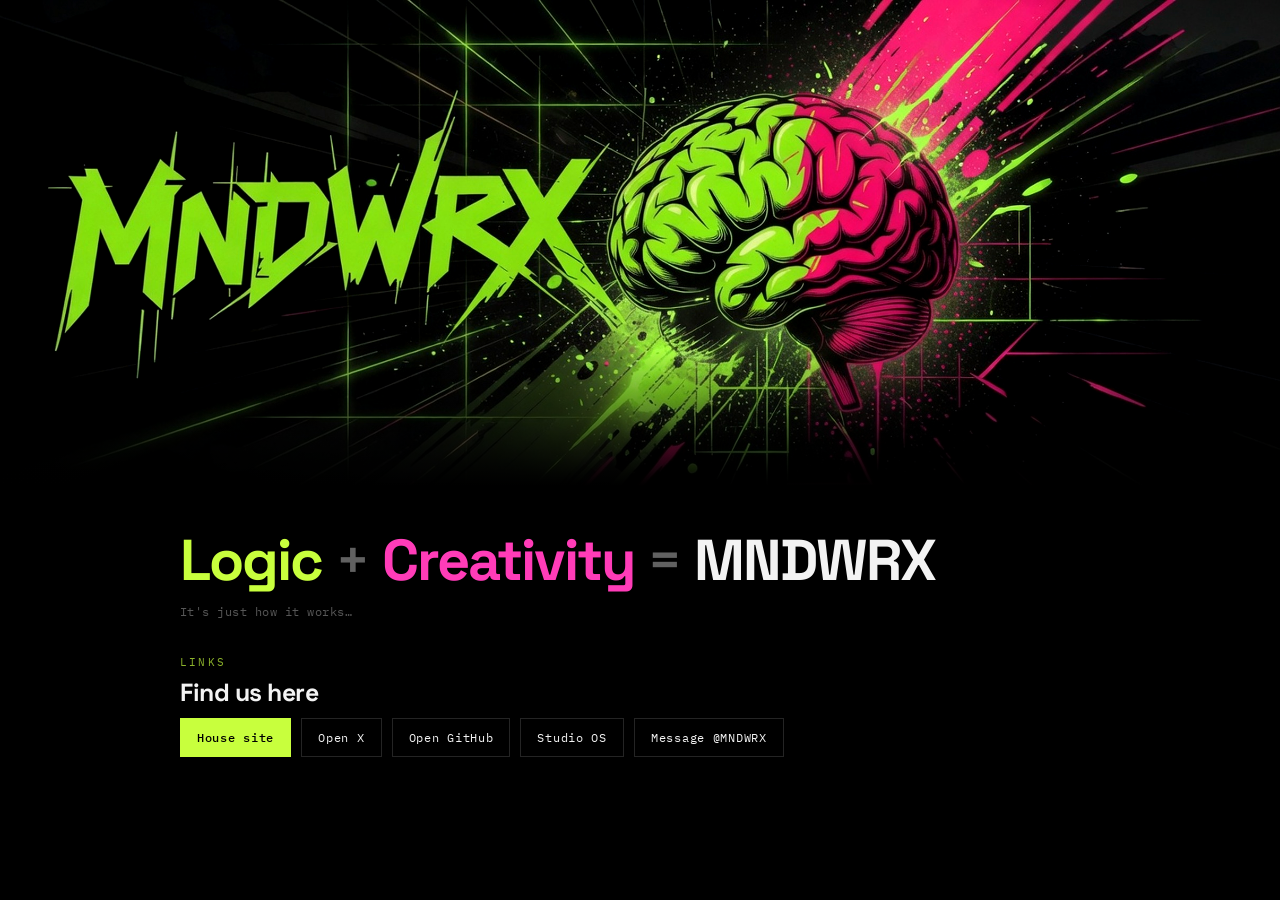
<file: index.html>
<!DOCTYPE html>
<html lang="en">
<head>
  <meta charset="utf-8" />
  <meta name="viewport" content="width=device-width, initial-scale=1" />
  <title>MNDWRX</title>
  <meta name="description" content="MNDWRX — Logic + Creativity." />
  <meta property="og:title" content="MNDWRX" />
  <meta property="og:description" content="Logic + Creativity = MNDWRX" />
  <meta property="og:image" content="https://mndwrx.github.io/assets/banner.jpg" />
  <meta name="theme-color" content="#000000" />
  <link rel="preconnect" href="https://fonts.googleapis.com" />
  <link rel="preconnect" href="https://fonts.gstatic.com" crossorigin />
  <link href="https://fonts.googleapis.com/css2?family=Space+Grotesk:wght@500;700&family=IBM+Plex+Mono:wght@400;500&display=swap" rel="stylesheet" />
  <style>
    :root {
      --bg: #000;
      --ink: #f3f3f3;
      --muted: #9a9a9a;
      --lime: #c8ff3d;
      --magenta: #ff3cb8;
      --line: rgba(255,255,255,.08);
      --space-1: 22px;
      --space-2: 36px;
      --space-3: 56px;
    }
    * { box-sizing: border-box; margin: 0; padding: 0; }
    html, body { min-height: 100%; background: var(--bg); color: var(--ink); }
    body {
      font-family: "Space Grotesk", system-ui, sans-serif;
      -webkit-font-smoothing: antialiased;
      overflow-x: hidden;
    }

    .page {
      min-height: 100vh;
      min-height: 100dvh;
      display: flex;
      flex-direction: column;
      background: #000;
    }

    .hero {
      position: relative;
      width: 100%;
      aspect-ratio: 2.7 / 1;
      min-height: clamp(220px, 38vw, 520px);
      max-height: 62vh;
      background: #000;
      overflow: hidden;
    }
    .hero img {
      width: 100%;
      height: 100%;
      object-fit: cover;
      object-position: center 45%;
      display: block;
      filter: contrast(1.08) saturate(1.12) brightness(1.04);
      -webkit-mask-image: radial-gradient(120% 95% at 50% 45%, #000 52%, transparent 88%);
      mask-image: radial-gradient(120% 95% at 50% 45%, #000 52%, transparent 88%);
    }
    .hero::after {
      content: "";
      position: absolute;
      left: 0; right: 0; bottom: 0;
      height: 28%;
      pointer-events: none;
      background: linear-gradient(180deg, transparent 0%, #000 100%);
    }

    .copy {
      flex: 1;
      width: min(920px, calc(100% - 40px));
      margin: 0 auto;
      padding: clamp(28px, 5vh, 56px) 0 var(--space-3);
    }

    h1 {
      font-size: clamp(2.1rem, 6vw, 3.6rem);
      line-height: 1.02;
      font-weight: 700;
      letter-spacing: -0.035em;
      margin-bottom: 14px;
    }
    h1 .lime { color: var(--lime); }
    h1 .mag { color: var(--magenta); }
    h1 .dim { color: rgba(255,255,255,.38); font-weight: 500; }

    .hinge {
      font-family: "IBM Plex Mono", ui-monospace, monospace;
      font-size: 12px;
      letter-spacing: .04em;
      color: rgba(255,255,255,.34);
      margin: 0 0 var(--space-2);
    }

    .row {
      display: flex;
      flex-wrap: wrap;
      gap: 10px;
    }

    a.btn {
      font-family: "IBM Plex Mono", ui-monospace, monospace;
      font-size: 12px;
      letter-spacing: .06em;
      text-decoration: none;
      color: var(--ink);
      border: 1px solid rgba(255,255,255,.14);
      padding: 11px 16px;
      background: transparent;
      transition: border-color .15s ease, background .15s ease, filter .15s ease;
      display: inline-flex;
      align-items: center;
    }
    a.btn.primary {
      background: var(--lime);
      color: #000;
      border-color: var(--lime);
      font-weight: 500;
    }
    a.btn.primary:hover { filter: brightness(1.05); }
    a.btn.ghost:hover { border-color: rgba(255,255,255,.4); }
    .block-label {
      font-family: "IBM Plex Mono", ui-monospace, monospace;
      font-size: 11px;
      letter-spacing: .2em;
      text-transform: uppercase;
      color: rgba(200,255,61,.7);
      margin-bottom: 10px;
    }
    .block-title {
      font-size: clamp(1.25rem, 2.6vw, 1.55rem);
      font-weight: 700;
      letter-spacing: -0.02em;
      line-height: 1.15;
      margin-bottom: 10px;
      max-width: 22ch;
    }
    .block .row { margin-top: 4px; }

    @media (max-width: 700px) {
      .hero {
        aspect-ratio: 1.7 / 1;
        max-height: none;
        min-height: 200px;
      }
      .hero img { object-position: 58% 42%; }
    }
  </style>
</head>
<body>
  <div class="page">
    <section class="hero" aria-label="MNDWRX banner">
      <img src="assets/banner.jpg" alt="MNDWRX — split brain and wordmark" width="2800" height="916" />
    </section>

    <div class="copy">
      <h1>
        <span class="lime">Logic</span><span class="dim"> + </span><span class="mag">Creativity</span><span class="dim"> = </span>MNDWRX
      </h1>
      <p class="hinge">It's just how it works…</p>
      <div>
        <section class="block" aria-label="Links">
          <p class="block-label">Links</p>
          <h2 class="block-title">Find us here</h2>
          <div class="row">
            <a class="btn primary" href="https://mndwrx-house.vercel.app/">House site</a>
            <a class="btn ghost" href="https://x.com/MNDWRX">Open X</a>
            <a class="btn ghost" href="https://github.com/mndwrx">Open GitHub</a>
            <a class="btn ghost" href="studio-os/">Studio OS</a>
            <a class="btn ghost" href="https://x.com/MNDWRX">Message @MNDWRX</a>
          </div>
        </section>
      </div>
    </div>
  </div>
</body>
</html>
</file>
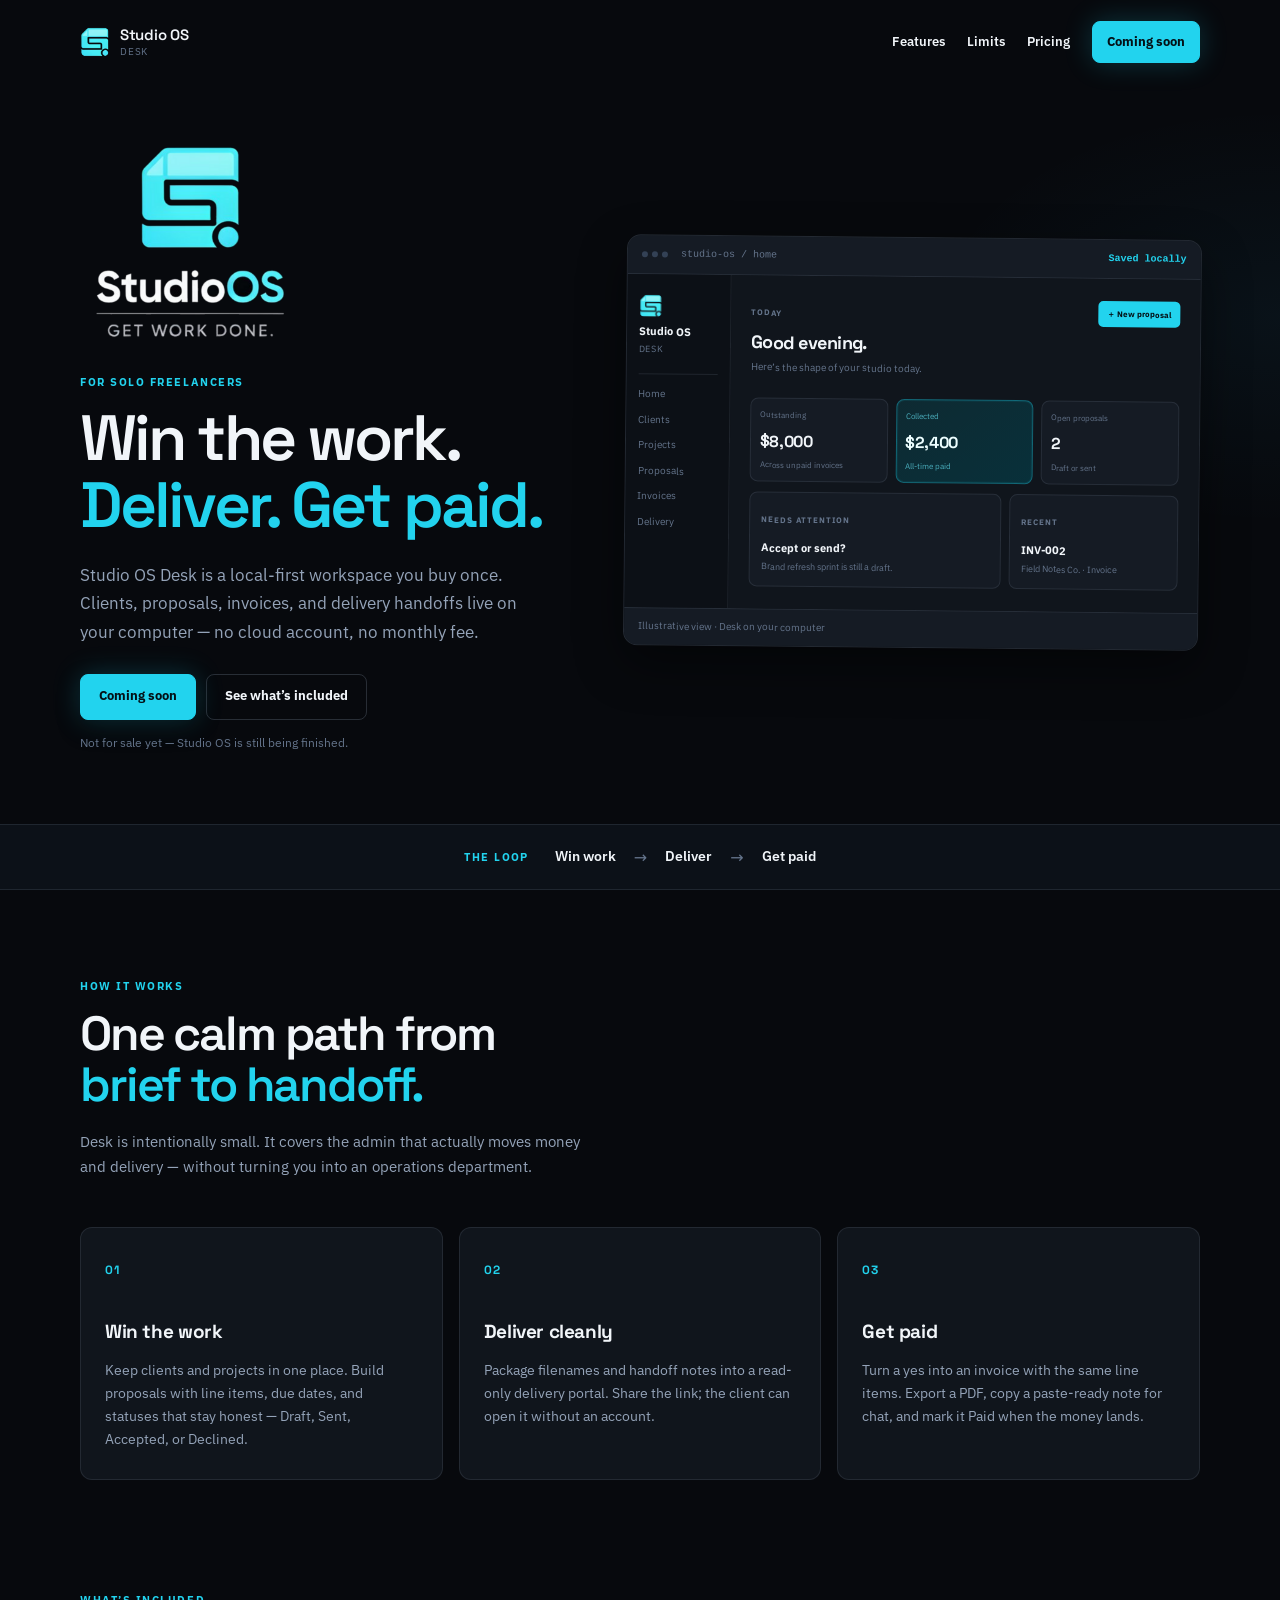
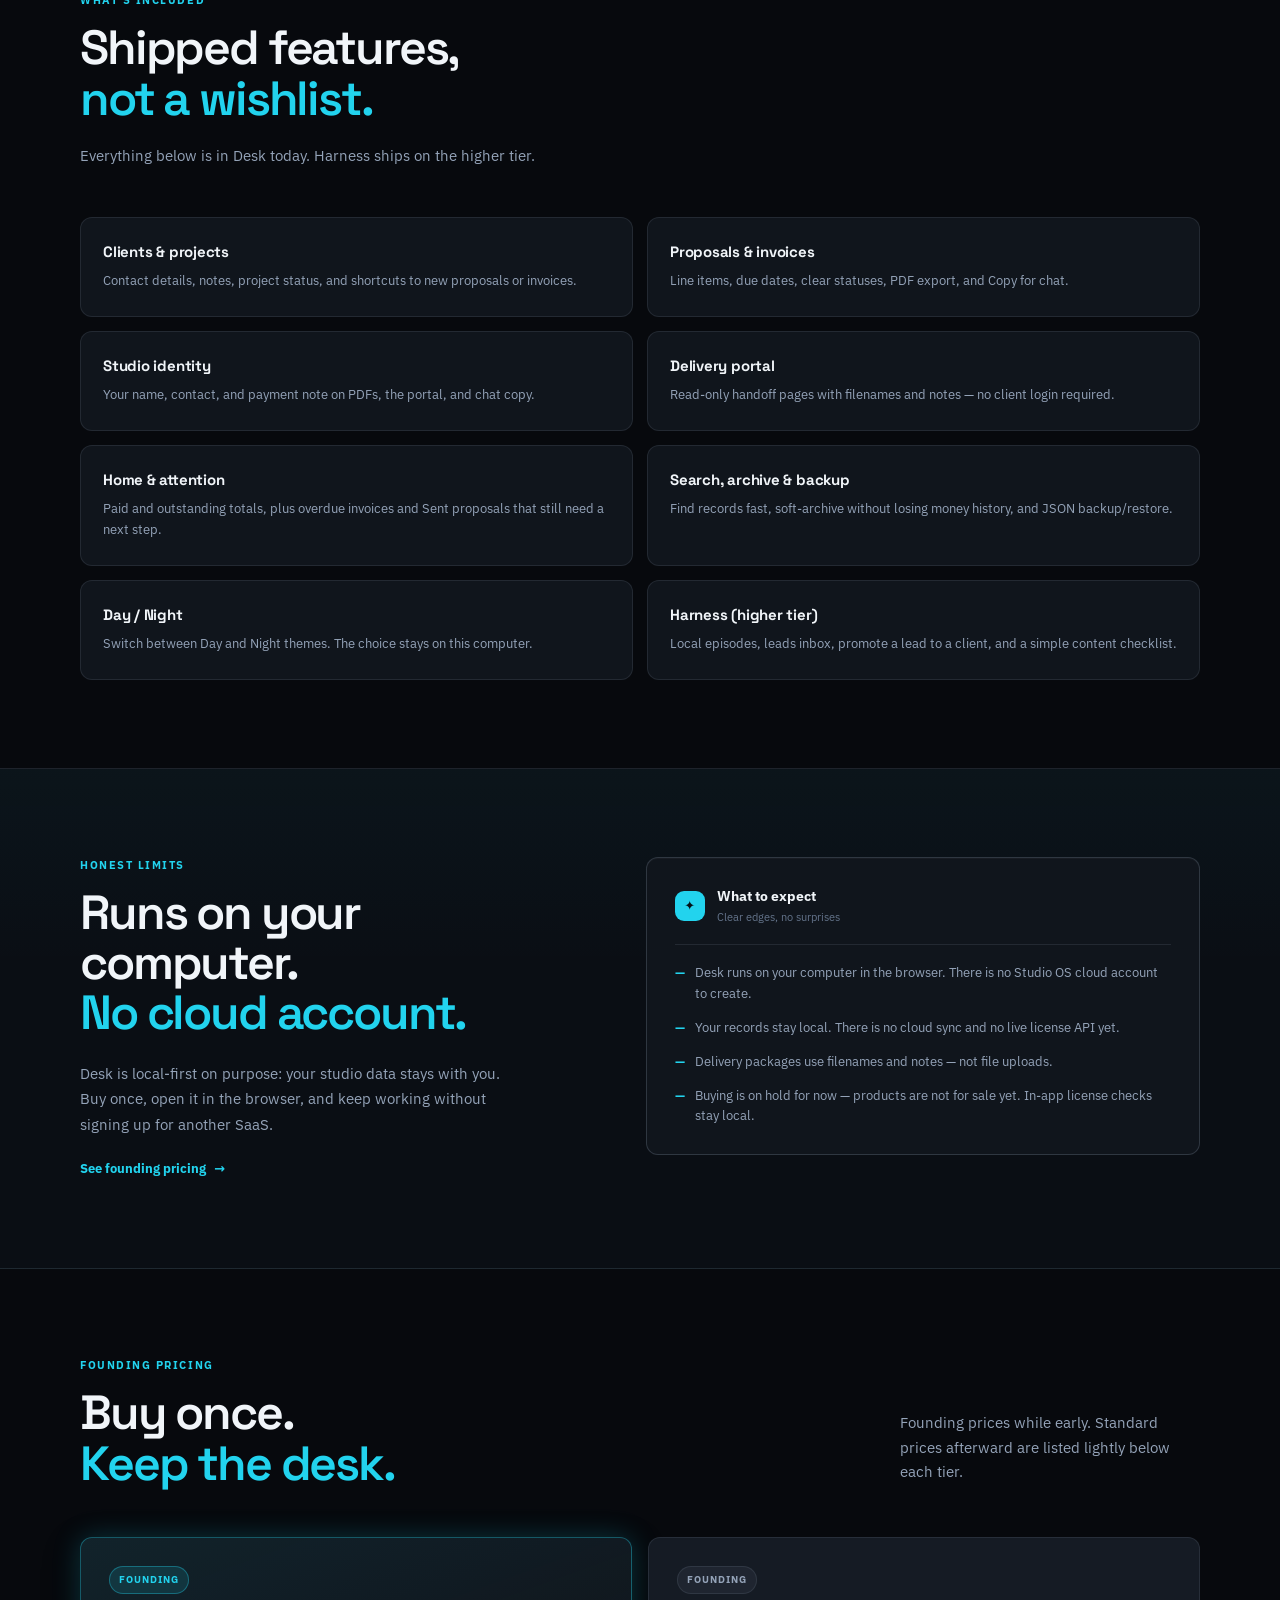
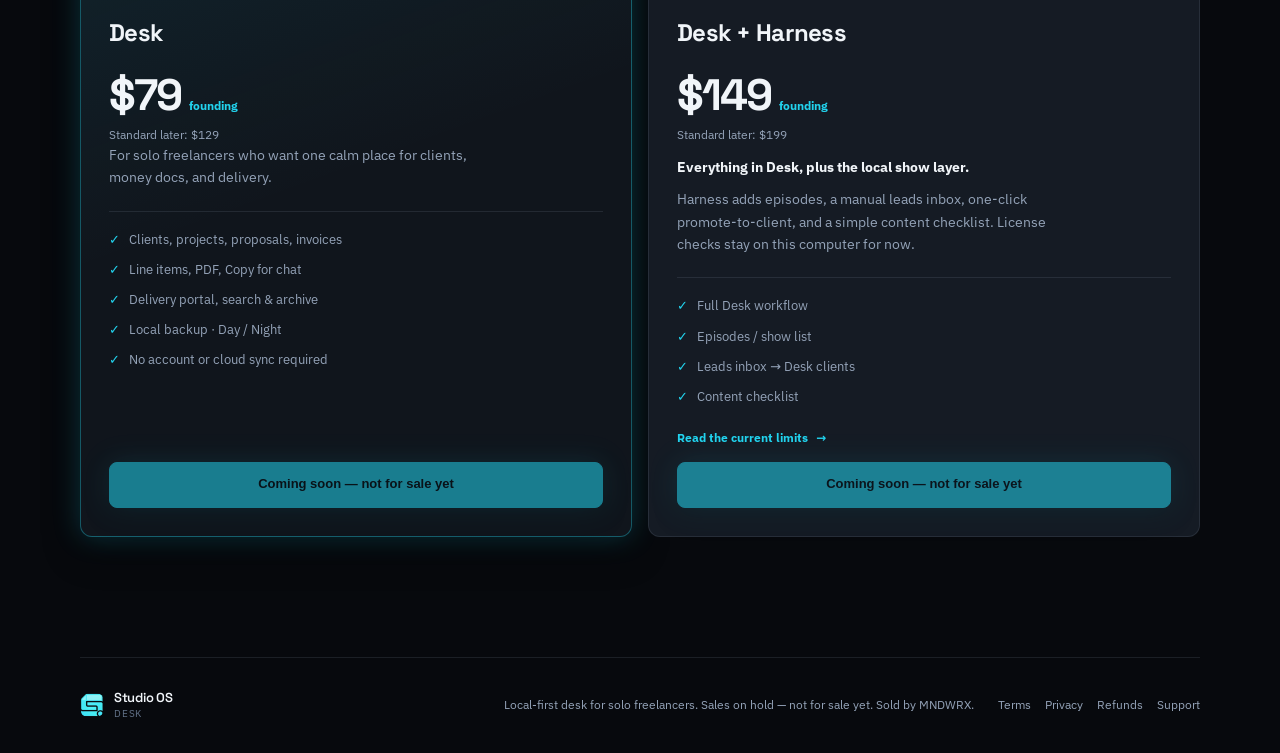
<file: studio-os/index.html>
<!doctype html>
<html lang="en">
<head>
  <meta charset="UTF-8">
  <meta name="viewport" content="width=device-width, initial-scale=1">
  <meta name="theme-color" content="#07090d">
  <meta name="referrer" content="strict-origin-when-cross-origin">
  <meta http-equiv="X-Content-Type-Options" content="nosniff">
  <meta http-equiv="Content-Security-Policy" content="default-src 'self'; script-src 'self' 'unsafe-inline'; style-src 'self' 'unsafe-inline'; font-src 'self' data:; img-src 'self' data:; connect-src 'self'; base-uri 'self'; form-action 'self'; frame-ancestors 'none'; object-src 'none'">
  <meta name="description" content="Studio OS Desk is a local-first, one-time purchase for solo freelancers: clients, proposals, invoices, and delivery in one calm desk.">
  <meta property="og:title" content="Studio OS Desk — Win work, deliver, get paid">
  <meta property="og:description" content="A local-first desk for solo freelancers: win work, deliver, get paid. One-time buy, runs on your computer.">
  <meta property="og:url" content="https://mndwrx.github.io/studio-os/">
  <title>Studio OS Desk — Win work, deliver, get paid</title>
  <link rel="stylesheet" href="fonts.css">
  <link rel="icon" type="image/png" sizes="32x32" href="favicon-32.png">
  <link rel="icon" type="image/png" href="favicon.png">
  <link rel="apple-touch-icon" sizes="180x180" href="apple-touch-icon.png">
  <link rel="stylesheet" href="landing.css">
</head>
<body>
  <div class="sales-page">
    <a class="sales-skip-link" href="#main-content">Skip to content</a>

    <header class="sales-nav sales-container">
      <a class="sales-brand" href="#main-content" aria-label="Studio OS Desk home">
        <img class="sales-brand-mark" src="sales-mark.png" alt="" width="30" height="30">
        <span><strong>Studio OS</strong><small>Desk</small></span>
      </a>
      <nav aria-label="Sales page navigation">
        <a href="#included">Features</a>
        <a href="#limits">Limits</a>
        <a href="#pricing">Pricing</a>
        <a class="sales-nav-cta" href="#pricing">Coming soon</a>
      </nav>
    </header>

    <main id="main-content">
      <section class="sales-hero sales-container">
        <div class="sales-hero-copy">
          <img class="sales-hero-lockup" src="lockup-night.png" alt="StudioOS — Get work done." width="220" height="220">
          <p class="sales-eyebrow">For solo freelancers</p>
          <h1>Win the work.<br><em>Deliver. Get paid.</em></h1>
          <p class="sales-lede">Studio OS Desk is a local-first workspace you buy once. Clients, proposals, invoices, and delivery handoffs live on your computer — no cloud account, no monthly fee.</p>
          <div class="sales-actions">
            <a class="sales-button sales-button-primary" href="#pricing">Coming soon</a>
            <a class="sales-button sales-button-secondary" href="#included">See what’s included</a>
          </div>
          <p class="sales-action-note">Not for sale yet — Studio OS is still being finished.</p>
        </div>

        <div class="sales-preview" aria-label="Illustrative preview of the Studio OS Desk">
          <div class="sales-preview-bar">
            <span class="sales-preview-dots" aria-hidden="true"><i></i><i></i><i></i></span>
            <span>studio-os / home</span>
            <span class="sales-preview-status">Saved locally</span>
          </div>
          <div class="sales-preview-body">
            <div class="sales-preview-sidebar">
              <img class="sales-preview-logo" src="sales-mark.png" alt="" width="23" height="23">
              <strong>Studio OS</strong>
              <small>Desk</small>
              <span class="sales-preview-rule"></span>
              <span>Home</span><span>Clients</span><span>Projects</span><span>Proposals</span><span>Invoices</span><span>Delivery</span>
            </div>
            <div class="sales-preview-main">
              <div class="sales-preview-heading">
                <div>
                  <small>TODAY</small>
                  <h2>Good evening.</h2>
                  <p>Here’s the shape of your studio today.</p>
                </div>
                <span class="sales-preview-plus">＋ New proposal</span>
              </div>
              <div class="sales-preview-metrics">
                <div><small>Outstanding</small><strong>$8,000</strong><span>Across unpaid invoices</span></div>
                <div class="sales-preview-metric-dark"><small>Collected</small><strong>$2,400</strong><span>All-time paid</span></div>
                <div><small>Open proposals</small><strong>2</strong><span>Draft or sent</span></div>
              </div>
              <div class="sales-preview-panels">
                <div><small>NEEDS ATTENTION</small><strong>Accept or send?</strong><p>Brand refresh sprint is still a draft.</p></div>
                <div><small>RECENT</small><strong>INV-002</strong><p>Field Notes Co. · Invoice</p></div>
              </div>
            </div>
          </div>
          <p class="sales-preview-caption">Illustrative view · Desk on your computer</p>
        </div>
      </section>

      <section class="sales-proof-strip" aria-label="Core workflow">
        <div class="sales-container sales-proof-inner">
          <span>The loop</span>
          <strong>Win work</strong><i>→</i>
          <strong>Deliver</strong><i>→</i>
          <strong>Get paid</strong>
        </div>
      </section>

      <section class="sales-section sales-container" id="workflow">
        <div class="sales-section-heading">
          <p class="sales-eyebrow">How it works</p>
          <h2>One calm path from<br><em>brief to handoff.</em></h2>
          <p>Desk is intentionally small. It covers the admin that actually moves money and delivery — without turning you into an operations department.</p>
        </div>
        <div class="sales-workflow-grid">
          <article class="sales-workflow-card">
            <span class="sales-card-number">01</span>
            <h3>Win the work</h3>
            <p>Keep clients and projects in one place. Build proposals with line items, due dates, and statuses that stay honest — Draft, Sent, Accepted, or Declined.</p>
          </article>
          <article class="sales-workflow-card">
            <span class="sales-card-number">02</span>
            <h3>Deliver cleanly</h3>
            <p>Package filenames and handoff notes into a read-only delivery portal. Share the link; the client can open it without an account.</p>
          </article>
          <article class="sales-workflow-card">
            <span class="sales-card-number">03</span>
            <h3>Get paid</h3>
            <p>Turn a yes into an invoice with the same line items. Export a PDF, copy a paste-ready note for chat, and mark it Paid when the money lands.</p>
          </article>
        </div>
      </section>

      <section class="sales-section sales-included-section sales-container" id="included">
        <div class="sales-section-heading">
          <p class="sales-eyebrow">What’s included</p>
          <h2>Shipped features,<br><em>not a wishlist.</em></h2>
          <p>Everything below is in Desk today. Harness ships on the higher tier.</p>
        </div>
        <div class="sales-feature-grid">
          <article class="sales-feature-card"><h3>Clients &amp; projects</h3><p>Contact details, notes, project status, and shortcuts to new proposals or invoices.</p></article>
          <article class="sales-feature-card"><h3>Proposals &amp; invoices</h3><p>Line items, due dates, clear statuses, PDF export, and Copy for chat.</p></article>
          <article class="sales-feature-card"><h3>Studio identity</h3><p>Your name, contact, and payment note on PDFs, the portal, and chat copy.</p></article>
          <article class="sales-feature-card"><h3>Delivery portal</h3><p>Read-only handoff pages with filenames and notes — no client login required.</p></article>
          <article class="sales-feature-card"><h3>Home &amp; attention</h3><p>Paid and outstanding totals, plus overdue invoices and Sent proposals that still need a next step.</p></article>
          <article class="sales-feature-card"><h3>Search, archive &amp; backup</h3><p>Find records fast, soft-archive without losing money history, and JSON backup/restore.</p></article>
          <article class="sales-feature-card"><h3>Day / Night</h3><p>Switch between Day and Night themes. The choice stays on this computer.</p></article>
          <article class="sales-feature-card"><h3>Harness (higher tier)</h3><p>Local episodes, leads inbox, promote a lead to a client, and a simple content checklist.</p></article>
        </div>
      </section>

      <section class="sales-local-section" id="limits">
        <div class="sales-container sales-local-grid">
          <div>
            <p class="sales-eyebrow sales-eyebrow-light">Honest limits</p>
            <h2>Runs on your computer.<br><em>No cloud account.</em></h2>
            <p class="sales-local-lede">Desk is local-first on purpose: your studio data stays with you. Buy once, open it in the browser, and keep working without signing up for another SaaS.</p>
            <a class="sales-text-link" href="#pricing">See founding pricing <span aria-hidden="true">→</span></a>
          </div>
          <div class="sales-boundary-card">
            <div class="sales-boundary-heading">
              <span class="sales-boundary-icon" aria-hidden="true">✦</span>
              <div><strong>What to expect</strong><small>Clear edges, no surprises</small></div>
            </div>
            <ul class="sales-limits-list">
              <li><span aria-hidden="true">—</span>Desk runs on your computer in the browser. There is no Studio OS cloud account to create.</li>
              <li><span aria-hidden="true">—</span>Your records stay local. There is no cloud sync and no live license API yet.</li>
              <li><span aria-hidden="true">—</span>Delivery packages use filenames and notes — not file uploads.</li>
              <li><span aria-hidden="true">—</span>Buying is on hold for now — products are not for sale yet. In-app license checks stay local.</li>
            </ul>
          </div>
        </div>
      </section>

      <section class="sales-section sales-pricing-section sales-container" id="pricing">
        <div class="sales-section-heading sales-pricing-heading">
          <div>
            <p class="sales-eyebrow">Founding pricing</p>
            <h2>Buy once.<br><em>Keep the desk.</em></h2>
          </div>
          <p>Founding prices while early. Standard prices afterward are listed lightly below each tier.</p>
        </div>
        <div class="sales-pricing-grid">
          <article class="sales-price-card sales-price-card-featured">
            <span class="sales-price-badge">FOUNDING</span>
            <h3>Desk</h3>
            <p class="sales-price-amount"><strong>$79</strong><span>founding</span></p>
            <p class="sales-price-standard">Standard later: $129</p>
            <p>For solo freelancers who want one calm place for clients, money docs, and delivery.</p>
            <div class="sales-price-rule"></div>
            <ul>
              <li>Clients, projects, proposals, invoices</li>
              <li>Line items, PDF, Copy for chat</li>
              <li>Delivery portal, search &amp; archive</li>
              <li>Local backup · Day / Night</li>
              <li>No account or cloud sync required</li>
            </ul>
            <button type="button" class="sales-button sales-button-primary" disabled aria-disabled="true">Coming soon — not for sale yet</button>
          </article>
          <article class="sales-price-card sales-price-card-upgrade">
            <span class="sales-price-badge sales-price-badge-muted">FOUNDING</span>
            <h3>Desk + Harness</h3>
            <p class="sales-price-amount"><strong>$149</strong><span>founding</span></p>
            <p class="sales-price-standard">Standard later: $199</p>
            <p class="sales-upgrade-label">Everything in Desk, plus the local show layer.</p>
            <p>Harness adds episodes, a manual leads inbox, one-click promote-to-client, and a simple content checklist. License checks stay on this computer for now.</p>
            <div class="sales-price-rule"></div>
            <ul>
              <li>Full Desk workflow</li>
              <li>Episodes / show list</li>
              <li>Leads inbox → Desk clients</li>
              <li>Content checklist</li>
            </ul>
            <a class="sales-text-link sales-price-limits-link" href="#limits">Read the current limits <span aria-hidden="true">→</span></a>
            <button type="button" class="sales-button sales-button-primary" disabled aria-disabled="true">Coming soon — not for sale yet</button>
          </article>
        </div>
      </section>

    </main>

    <footer class="sales-footer sales-container">
      <a class="sales-brand" href="#main-content" aria-label="Studio OS Desk home">
        <img class="sales-brand-mark" src="sales-mark.png" alt="" width="30" height="30">
        <span><strong>Studio OS</strong><small>Desk</small></span>
      </a>
      <p>Local-first desk for solo freelancers. Sales on hold — not for sale yet. Sold by MNDWRX.</p>
      <nav class="sales-footer-links" aria-label="Legal and support">
        <a href="terms.html">Terms</a>
        <a href="privacy.html">Privacy</a>
        <a href="refunds.html">Refunds</a>
        <a href="mailto:support@mndwrx.com">Support</a>
      </nav>
    </footer>
  </div>
</body>
</html>
</file>
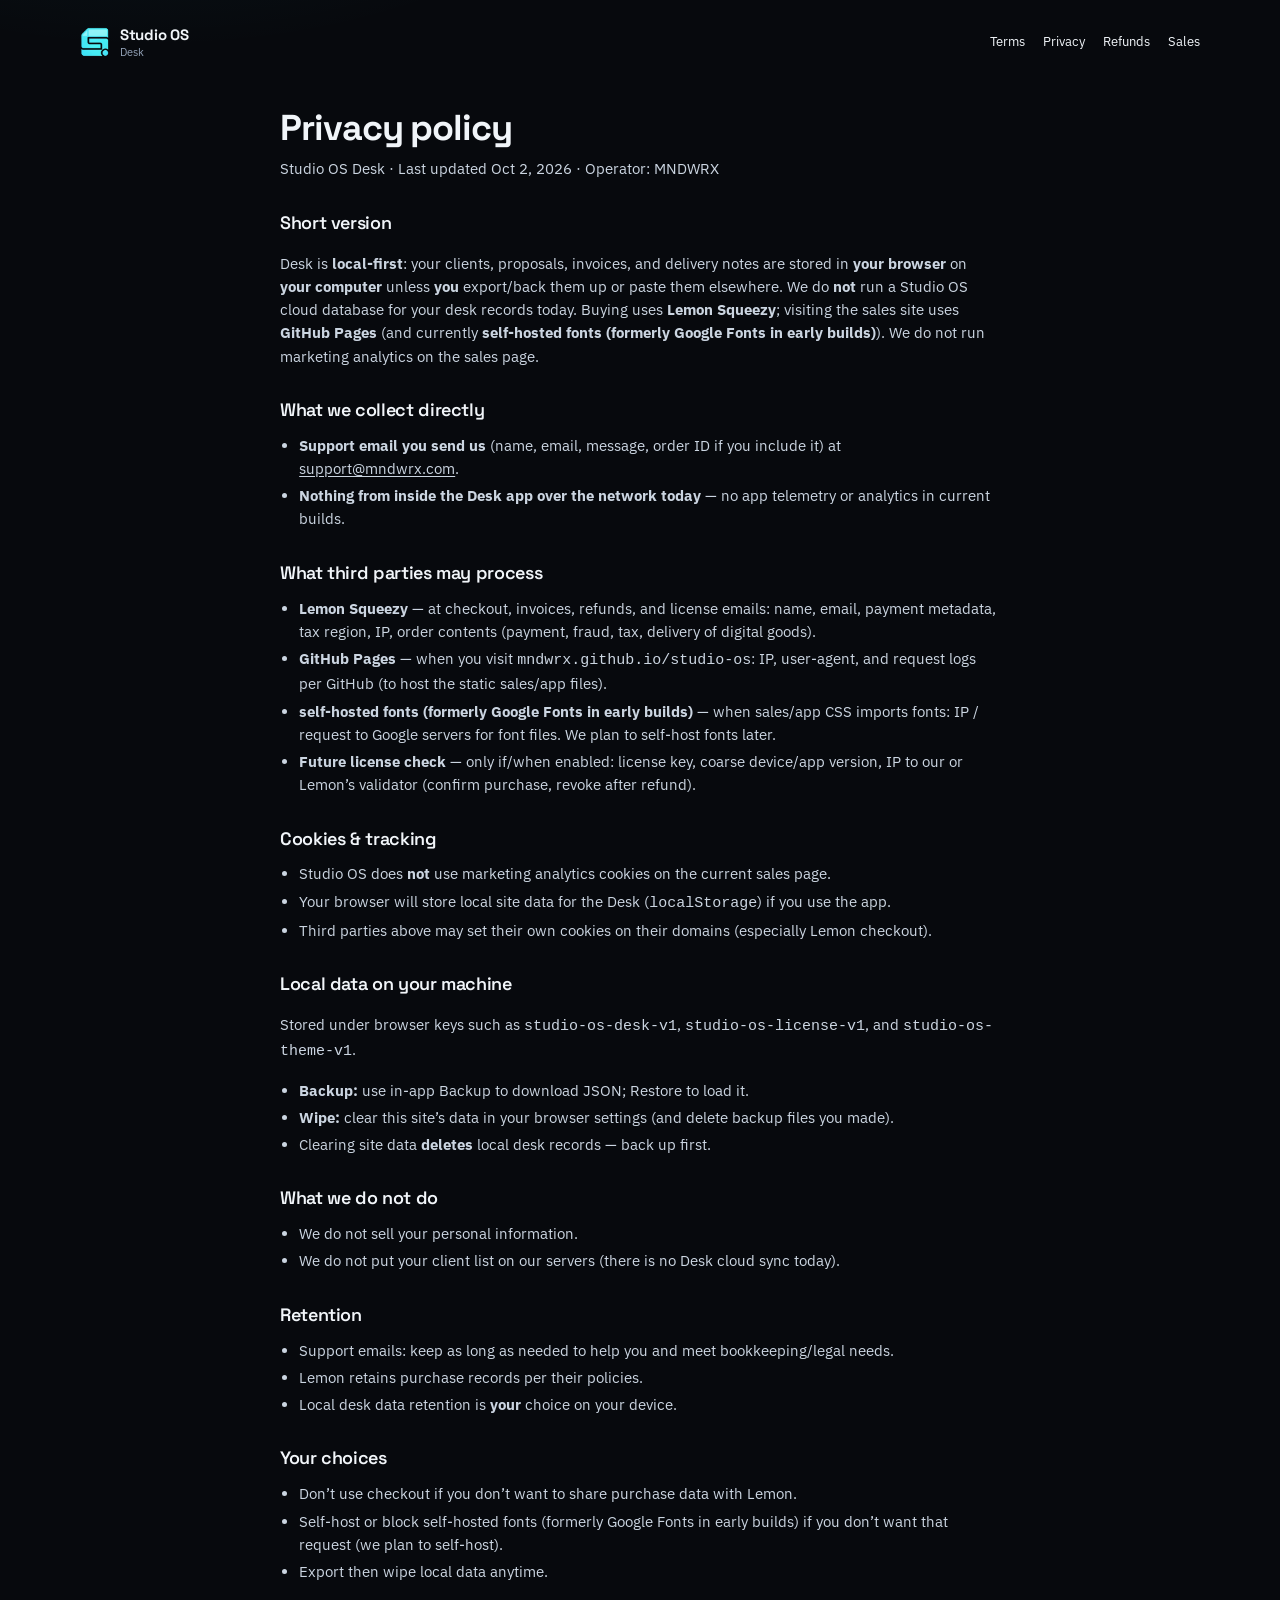
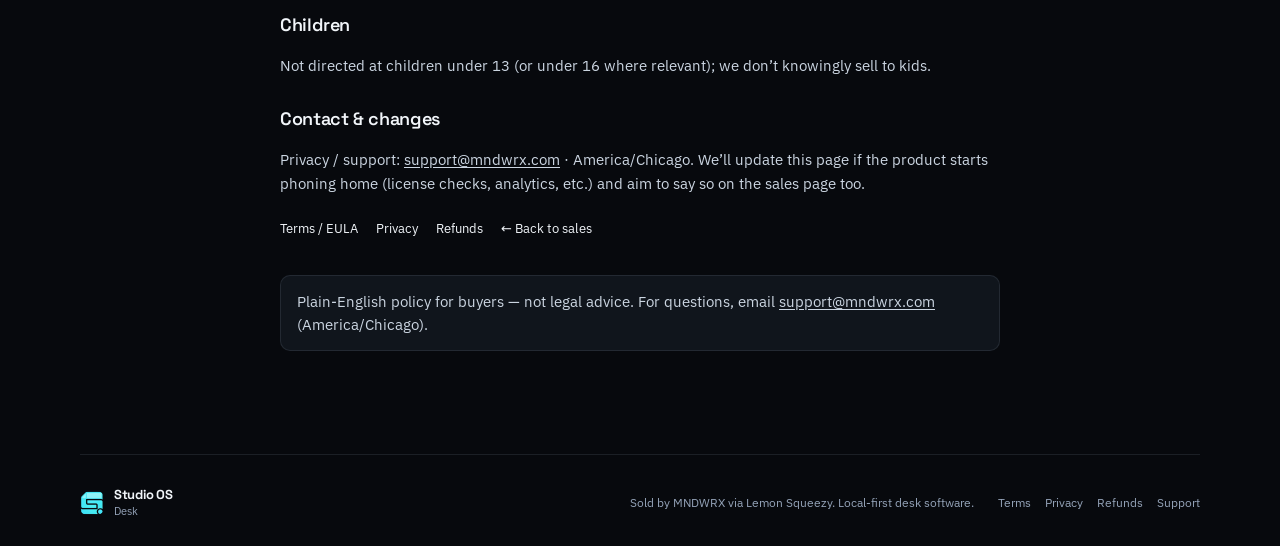
<file: studio-os/privacy.html>
<!doctype html>
<html lang="en">
<head>
  <meta charset="UTF-8">
  <meta name="viewport" content="width=device-width, initial-scale=1">
  <meta name="theme-color" content="#07090d">
  <meta name="referrer" content="strict-origin-when-cross-origin">
  <meta http-equiv="X-Content-Type-Options" content="nosniff">
  <meta http-equiv="Content-Security-Policy" content="default-src 'self'; script-src 'self' 'unsafe-inline'; style-src 'self' 'unsafe-inline'; font-src 'self' data:; img-src 'self' data:; connect-src 'self'; base-uri 'self'; form-action 'self'; frame-ancestors 'none'; object-src 'none'">
  <meta name="description" content="Privacy policy — Studio OS Desk by MNDWRX">
  <title>Privacy policy — Studio OS Desk</title>
  <link rel="stylesheet" href="fonts.css">
  <link rel="icon" type="image/png" sizes="32x32" href="favicon-32.png">
  <link rel="icon" type="image/png" href="favicon.png">
  <link rel="stylesheet" href="legal.css">
</head>
<body>
  <div class="sales-page">
    <a class="sales-skip-link" href="#main-content">Skip to content</a>
    <header class="sales-nav sales-container">
      <a class="sales-brand" href="index.html" aria-label="Studio OS Desk home">
        <img class="sales-brand-mark" src="sales-mark.png" alt="" width="30" height="30">
        <span><strong>Studio OS</strong><small>Desk</small></span>
      </a>
      <nav aria-label="Legal pages">
        <a href="terms.html">Terms</a>
        <a href="privacy.html" aria-current="page">Privacy</a>
        <a href="refunds.html">Refunds</a>
        <a href="index.html">Sales</a>
      </nav>
    </header>
    <main id="main-content" class="legal-main sales-container">
      <h1>Privacy policy</h1>
      <p class="legal-meta">Studio OS Desk · Last updated Oct 2, 2026 · Operator: MNDWRX</p>

      <h2>Short version</h2>
      <p>Desk is <strong>local-first</strong>: your clients, proposals, invoices, and delivery notes are stored in <strong>your browser</strong> on <strong>your computer</strong> unless <strong>you</strong> export/back them up or paste them elsewhere. We do <strong>not</strong> run a Studio OS cloud database for your desk records today. Buying uses <strong>Lemon Squeezy</strong>; visiting the sales site uses <strong>GitHub Pages</strong> (and currently <strong>self-hosted fonts (formerly Google Fonts in early builds)</strong>). We do not run marketing analytics on the sales page.</p>

      <h2>What we collect directly</h2>
      <ul>
        <li><strong>Support email you send us</strong> (name, email, message, order ID if you include it) at <a href="mailto:support@mndwrx.com">support@mndwrx.com</a>.</li>
        <li><strong>Nothing from inside the Desk app over the network today</strong> — no app telemetry or analytics in current builds.</li>
      </ul>

      <h2>What third parties may process</h2>
      <ul>
        <li><strong>Lemon Squeezy</strong> — at checkout, invoices, refunds, and license emails: name, email, payment metadata, tax region, IP, order contents (payment, fraud, tax, delivery of digital goods).</li>
        <li><strong>GitHub Pages</strong> — when you visit <code>mndwrx.github.io/studio-os</code>: IP, user-agent, and request logs per GitHub (to host the static sales/app files).</li>
        <li><strong>self-hosted fonts (formerly Google Fonts in early builds)</strong> — when sales/app CSS imports fonts: IP / request to Google servers for font files. We plan to self-host fonts later.</li>
        <li><strong>Future license check</strong> — only if/when enabled: license key, coarse device/app version, IP to our or Lemon’s validator (confirm purchase, revoke after refund).</li>
      </ul>

      <h2>Cookies &amp; tracking</h2>
      <ul>
        <li>Studio OS does <strong>not</strong> use marketing analytics cookies on the current sales page.</li>
        <li>Your browser will store local site data for the Desk (<code>localStorage</code>) if you use the app.</li>
        <li>Third parties above may set their own cookies on their domains (especially Lemon checkout).</li>
      </ul>

      <h2>Local data on your machine</h2>
      <p>Stored under browser keys such as <code>studio-os-desk-v1</code>, <code>studio-os-license-v1</code>, and <code>studio-os-theme-v1</code>.</p>
      <ul>
        <li><strong>Backup:</strong> use in-app Backup to download JSON; Restore to load it.</li>
        <li><strong>Wipe:</strong> clear this site’s data in your browser settings (and delete backup files you made).</li>
        <li>Clearing site data <strong>deletes</strong> local desk records — back up first.</li>
      </ul>

      <h2>What we do not do</h2>
      <ul>
        <li>We do not sell your personal information.</li>
        <li>We do not put your client list on our servers (there is no Desk cloud sync today).</li>
      </ul>

      <h2>Retention</h2>
      <ul>
        <li>Support emails: keep as long as needed to help you and meet bookkeeping/legal needs.</li>
        <li>Lemon retains purchase records per their policies.</li>
        <li>Local desk data retention is <strong>your</strong> choice on your device.</li>
      </ul>

      <h2>Your choices</h2>
      <ul>
        <li>Don’t use checkout if you don’t want to share purchase data with Lemon.</li>
        <li>Self-host or block self-hosted fonts (formerly Google Fonts in early builds) if you don’t want that request (we plan to self-host).</li>
        <li>Export then wipe local data anytime.</li>
      </ul>

      <h2>Children</h2>
      <p>Not directed at children under 13 (or under 16 where relevant); we don’t knowingly sell to kids.</p>

      <h2>Contact &amp; changes</h2>
      <p>Privacy / support: <a href="mailto:support@mndwrx.com">support@mndwrx.com</a> · America/Chicago. We’ll update this page if the product starts phoning home (license checks, analytics, etc.) and aim to say so on the sales page too.</p>
      <nav class="legal-nav-links" aria-label="Related policies">
        <a href="terms.html">Terms / EULA</a>
        <a href="privacy.html">Privacy</a>
        <a href="refunds.html">Refunds</a>
        <a href="index.html">← Back to sales</a>
      </nav>
      <p class="legal-note">Plain-English policy for buyers — not legal advice. For questions, email <a href="mailto:support@mndwrx.com">support@mndwrx.com</a> (America/Chicago).</p>
    </main>
    <footer class="sales-footer sales-container">
      <a class="sales-brand" href="index.html" aria-label="Studio OS Desk home">
        <img class="sales-brand-mark" src="sales-mark.png" alt="" width="30" height="30">
        <span><strong>Studio OS</strong><small>Desk</small></span>
      </a>
      <p>Sold by MNDWRX via Lemon Squeezy. Local-first desk software.</p>
      <nav class="sales-footer-links" aria-label="Footer links">
        <a href="terms.html">Terms</a>
        <a href="privacy.html">Privacy</a>
        <a href="refunds.html">Refunds</a>
        <a href="mailto:support@mndwrx.com">Support</a>
      </nav>
    </footer>
  </div>
</body>
</html>
</file>
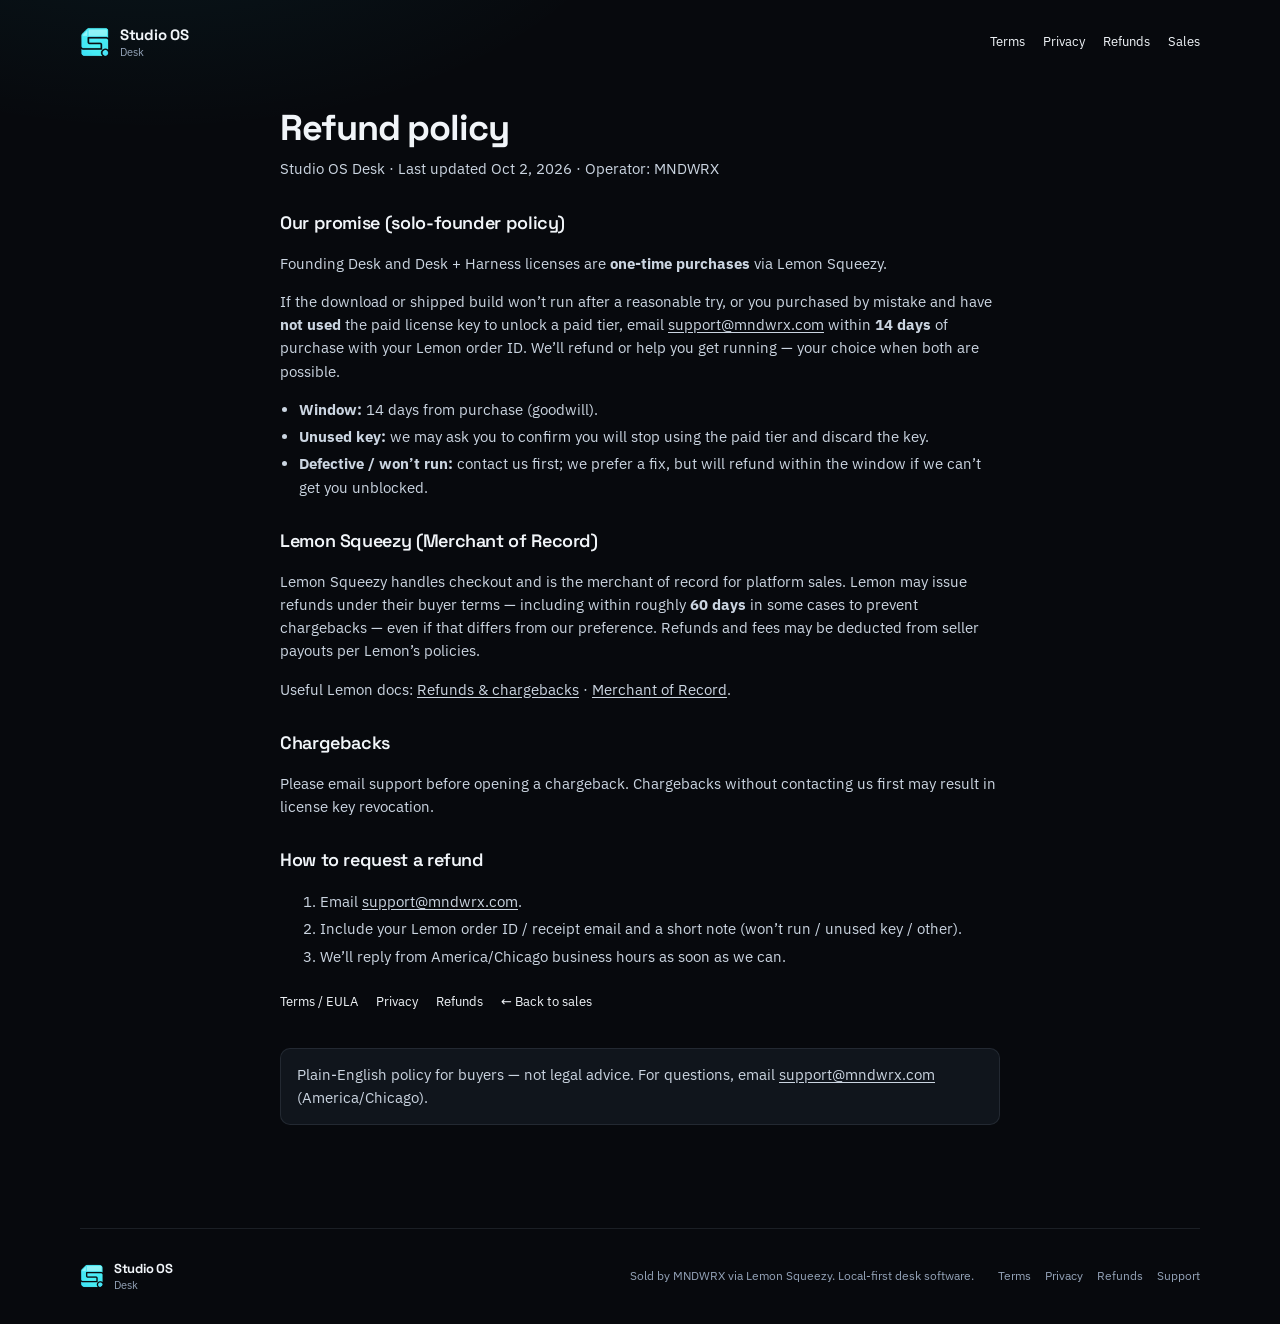
<file: studio-os/refunds.html>
<!doctype html>
<html lang="en">
<head>
  <meta charset="UTF-8">
  <meta name="viewport" content="width=device-width, initial-scale=1">
  <meta name="theme-color" content="#07090d">
  <meta name="referrer" content="strict-origin-when-cross-origin">
  <meta http-equiv="X-Content-Type-Options" content="nosniff">
  <meta http-equiv="Content-Security-Policy" content="default-src 'self'; script-src 'self' 'unsafe-inline'; style-src 'self' 'unsafe-inline'; font-src 'self' data:; img-src 'self' data:; connect-src 'self'; base-uri 'self'; form-action 'self'; frame-ancestors 'none'; object-src 'none'">
  <meta name="description" content="Refund policy — Studio OS Desk by MNDWRX">
  <title>Refund policy — Studio OS Desk</title>
  <link rel="stylesheet" href="fonts.css">
  <link rel="icon" type="image/png" sizes="32x32" href="favicon-32.png">
  <link rel="icon" type="image/png" href="favicon.png">
  <link rel="stylesheet" href="legal.css">
</head>
<body>
  <div class="sales-page">
    <a class="sales-skip-link" href="#main-content">Skip to content</a>
    <header class="sales-nav sales-container">
      <a class="sales-brand" href="index.html" aria-label="Studio OS Desk home">
        <img class="sales-brand-mark" src="sales-mark.png" alt="" width="30" height="30">
        <span><strong>Studio OS</strong><small>Desk</small></span>
      </a>
      <nav aria-label="Legal pages">
        <a href="terms.html">Terms</a>
        <a href="privacy.html">Privacy</a>
        <a href="refunds.html" aria-current="page">Refunds</a>
        <a href="index.html">Sales</a>
      </nav>
    </header>
    <main id="main-content" class="legal-main sales-container">
      <h1>Refund policy</h1>
      <p class="legal-meta">Studio OS Desk · Last updated Oct 2, 2026 · Operator: MNDWRX</p>

      <h2>Our promise (solo-founder policy)</h2>
      <p>Founding Desk and Desk + Harness licenses are <strong>one-time purchases</strong> via Lemon Squeezy.</p>
      <p>If the download or shipped build won’t run after a reasonable try, or you purchased by mistake and have <strong>not used</strong> the paid license key to unlock a paid tier, email <a href="mailto:support@mndwrx.com">support@mndwrx.com</a> within <strong>14 days</strong> of purchase with your Lemon order ID. We’ll refund or help you get running — your choice when both are possible.</p>
      <ul>
        <li><strong>Window:</strong> 14 days from purchase (goodwill).</li>
        <li><strong>Unused key:</strong> we may ask you to confirm you will stop using the paid tier and discard the key.</li>
        <li><strong>Defective / won’t run:</strong> contact us first; we prefer a fix, but will refund within the window if we can’t get you unblocked.</li>
      </ul>

      <h2>Lemon Squeezy (Merchant of Record)</h2>
      <p>Lemon Squeezy handles checkout and is the merchant of record for platform sales. Lemon may issue refunds under their buyer terms — including within roughly <strong>60 days</strong> in some cases to prevent chargebacks — even if that differs from our preference. Refunds and fees may be deducted from seller payouts per Lemon’s policies.</p>
      <p>Useful Lemon docs: <a href="https://docs.lemonsqueezy.com/help/payments/refunds-chargebacks" rel="noopener" target="_blank">Refunds &amp; chargebacks</a> · <a href="https://docs.lemonsqueezy.com/help/payments/merchant-of-record" rel="noopener" target="_blank">Merchant of Record</a>.</p>

      <h2>Chargebacks</h2>
      <p>Please email support before opening a chargeback. Chargebacks without contacting us first may result in license key revocation.</p>

      <h2>How to request a refund</h2>
      <ol>
        <li>Email <a href="mailto:support@mndwrx.com">support@mndwrx.com</a>.</li>
        <li>Include your Lemon order ID / receipt email and a short note (won’t run / unused key / other).</li>
        <li>We’ll reply from America/Chicago business hours as soon as we can.</li>
      </ol>
      <nav class="legal-nav-links" aria-label="Related policies">
        <a href="terms.html">Terms / EULA</a>
        <a href="privacy.html">Privacy</a>
        <a href="refunds.html">Refunds</a>
        <a href="index.html">← Back to sales</a>
      </nav>
      <p class="legal-note">Plain-English policy for buyers — not legal advice. For questions, email <a href="mailto:support@mndwrx.com">support@mndwrx.com</a> (America/Chicago).</p>
    </main>
    <footer class="sales-footer sales-container">
      <a class="sales-brand" href="index.html" aria-label="Studio OS Desk home">
        <img class="sales-brand-mark" src="sales-mark.png" alt="" width="30" height="30">
        <span><strong>Studio OS</strong><small>Desk</small></span>
      </a>
      <p>Sold by MNDWRX via Lemon Squeezy. Local-first desk software.</p>
      <nav class="sales-footer-links" aria-label="Footer links">
        <a href="terms.html">Terms</a>
        <a href="privacy.html">Privacy</a>
        <a href="refunds.html">Refunds</a>
        <a href="mailto:support@mndwrx.com">Support</a>
      </nav>
    </footer>
  </div>
</body>
</html>
</file>
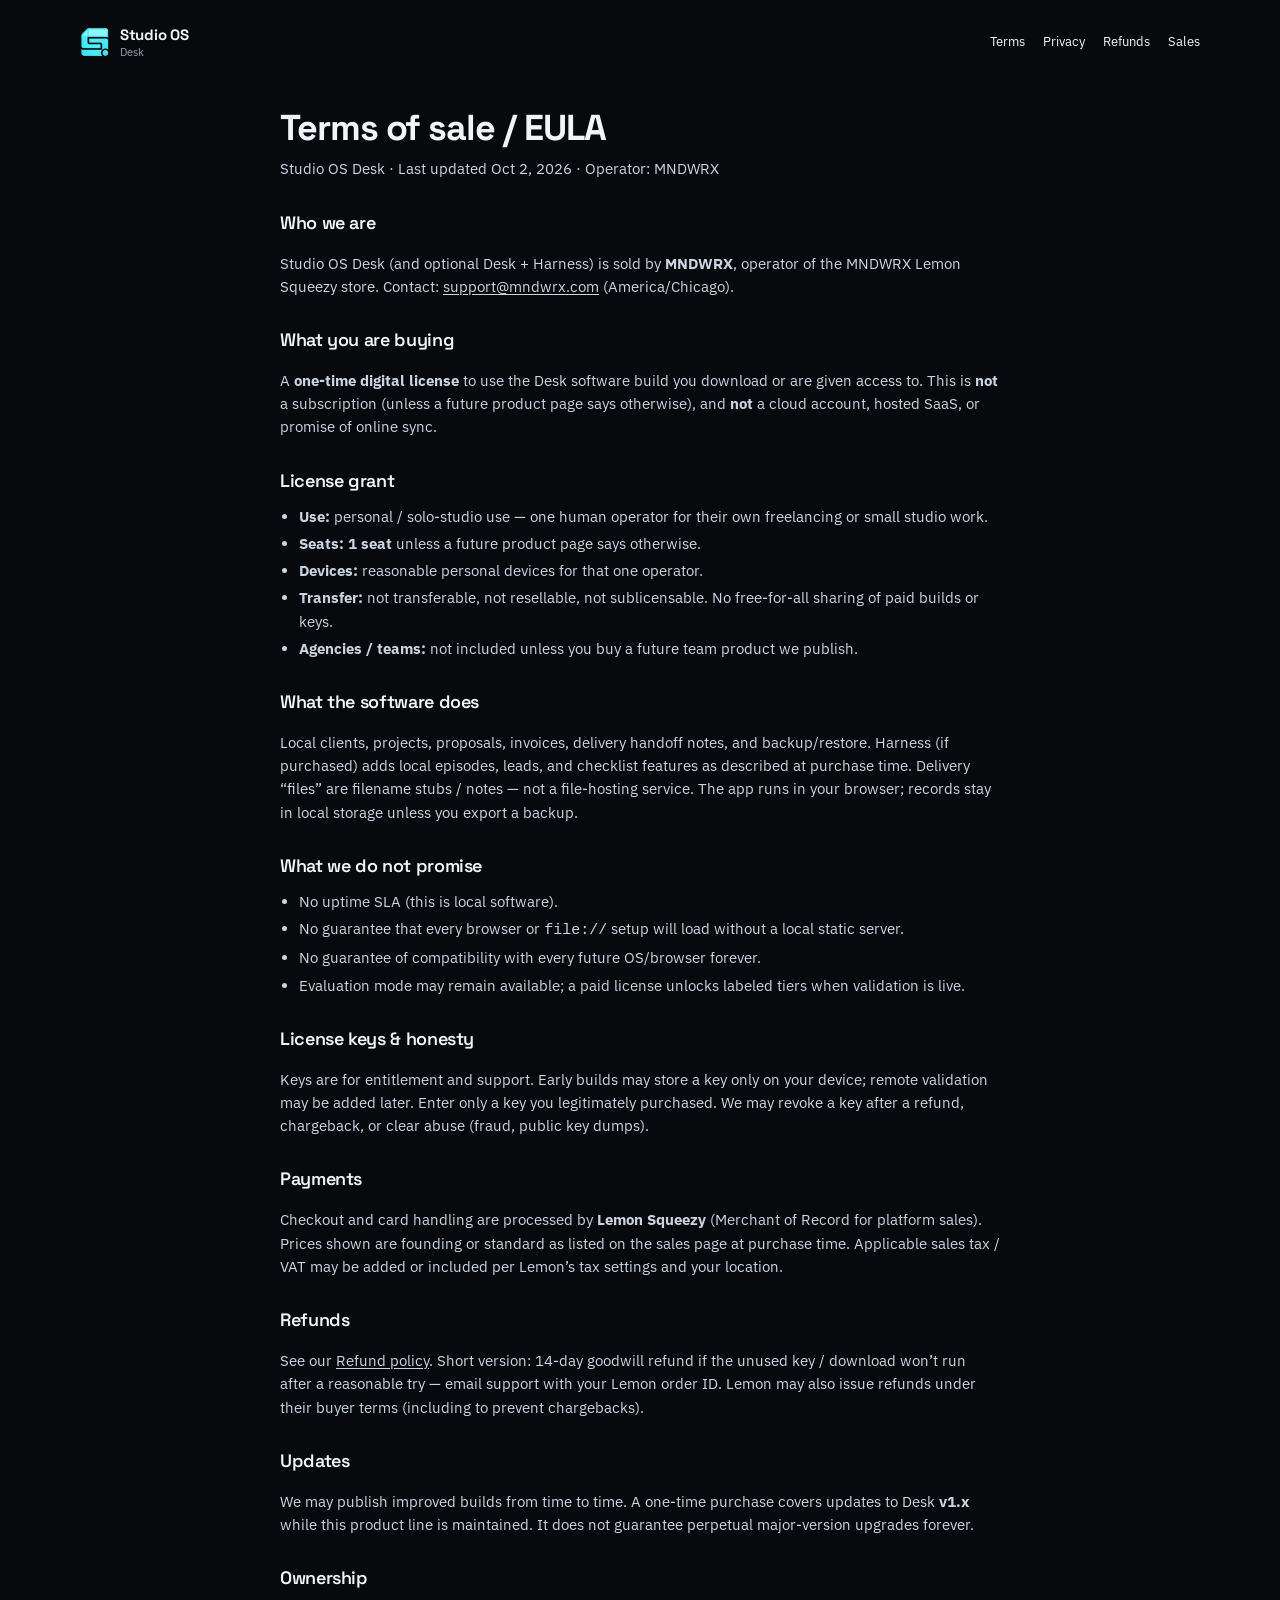
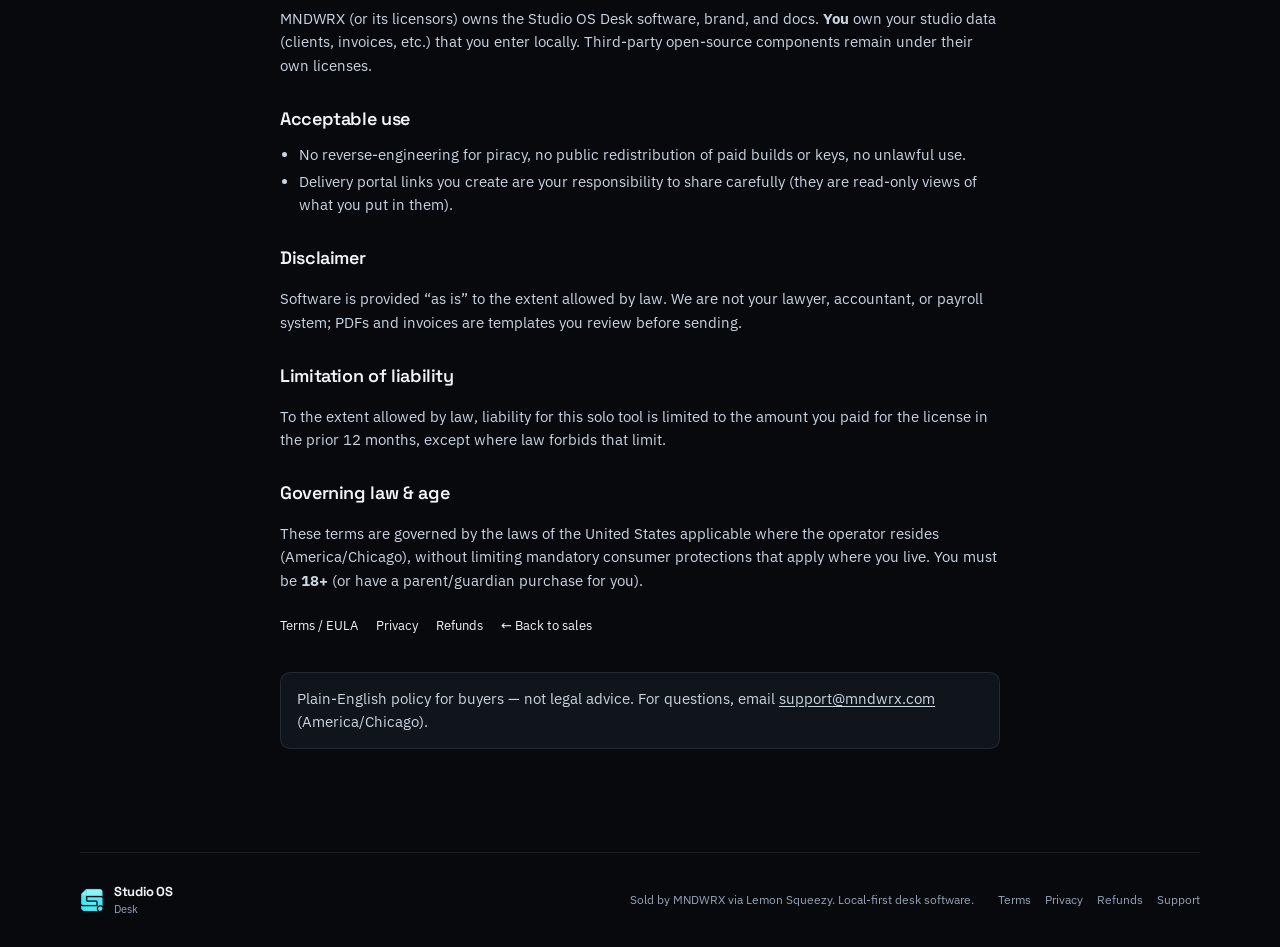
<file: studio-os/terms.html>
<!doctype html>
<html lang="en">
<head>
  <meta charset="UTF-8">
  <meta name="viewport" content="width=device-width, initial-scale=1">
  <meta name="theme-color" content="#07090d">
  <meta name="referrer" content="strict-origin-when-cross-origin">
  <meta http-equiv="X-Content-Type-Options" content="nosniff">
  <meta http-equiv="Content-Security-Policy" content="default-src 'self'; script-src 'self' 'unsafe-inline'; style-src 'self' 'unsafe-inline'; font-src 'self' data:; img-src 'self' data:; connect-src 'self'; base-uri 'self'; form-action 'self'; frame-ancestors 'none'; object-src 'none'">
  <meta name="description" content="Terms of sale / EULA — Studio OS Desk by MNDWRX">
  <title>Terms of sale / EULA — Studio OS Desk</title>
  <link rel="stylesheet" href="fonts.css">
  <link rel="icon" type="image/png" sizes="32x32" href="favicon-32.png">
  <link rel="icon" type="image/png" href="favicon.png">
  <link rel="stylesheet" href="legal.css">
</head>
<body>
  <div class="sales-page">
    <a class="sales-skip-link" href="#main-content">Skip to content</a>
    <header class="sales-nav sales-container">
      <a class="sales-brand" href="index.html" aria-label="Studio OS Desk home">
        <img class="sales-brand-mark" src="sales-mark.png" alt="" width="30" height="30">
        <span><strong>Studio OS</strong><small>Desk</small></span>
      </a>
      <nav aria-label="Legal pages">
        <a href="terms.html" aria-current="page">Terms</a>
        <a href="privacy.html">Privacy</a>
        <a href="refunds.html">Refunds</a>
        <a href="index.html">Sales</a>
      </nav>
    </header>
    <main id="main-content" class="legal-main sales-container">
      <h1>Terms of sale / EULA</h1>
      <p class="legal-meta">Studio OS Desk · Last updated Oct 2, 2026 · Operator: MNDWRX</p>

      <h2>Who we are</h2>
      <p>Studio OS Desk (and optional Desk + Harness) is sold by <strong>MNDWRX</strong>, operator of the MNDWRX Lemon Squeezy store. Contact: <a href="mailto:support@mndwrx.com">support@mndwrx.com</a> (America/Chicago).</p>

      <h2>What you are buying</h2>
      <p>A <strong>one-time digital license</strong> to use the Desk software build you download or are given access to. This is <strong>not</strong> a subscription (unless a future product page says otherwise), and <strong>not</strong> a cloud account, hosted SaaS, or promise of online sync.</p>

      <h2>License grant</h2>
      <ul>
        <li><strong>Use:</strong> personal / solo-studio use — one human operator for their own freelancing or small studio work.</li>
        <li><strong>Seats:</strong> <strong>1 seat</strong> unless a future product page says otherwise.</li>
        <li><strong>Devices:</strong> reasonable personal devices for that one operator.</li>
        <li><strong>Transfer:</strong> not transferable, not resellable, not sublicensable. No free-for-all sharing of paid builds or keys.</li>
        <li><strong>Agencies / teams:</strong> not included unless you buy a future team product we publish.</li>
      </ul>

      <h2>What the software does</h2>
      <p>Local clients, projects, proposals, invoices, delivery handoff notes, and backup/restore. Harness (if purchased) adds local episodes, leads, and checklist features as described at purchase time. Delivery “files” are filename stubs / notes — not a file-hosting service. The app runs in your browser; records stay in local storage unless you export a backup.</p>

      <h2>What we do not promise</h2>
      <ul>
        <li>No uptime SLA (this is local software).</li>
        <li>No guarantee that every browser or <code>file://</code> setup will load without a local static server.</li>
        <li>No guarantee of compatibility with every future OS/browser forever.</li>
        <li>Evaluation mode may remain available; a paid license unlocks labeled tiers when validation is live.</li>
      </ul>

      <h2>License keys &amp; honesty</h2>
      <p>Keys are for entitlement and support. Early builds may store a key only on your device; remote validation may be added later. Enter only a key you legitimately purchased. We may revoke a key after a refund, chargeback, or clear abuse (fraud, public key dumps).</p>

      <h2>Payments</h2>
      <p>Checkout and card handling are processed by <strong>Lemon Squeezy</strong> (Merchant of Record for platform sales). Prices shown are founding or standard as listed on the sales page at purchase time. Applicable sales tax / VAT may be added or included per Lemon’s tax settings and your location.</p>

      <h2>Refunds</h2>
      <p>See our <a href="refunds.html">Refund policy</a>. Short version: 14-day goodwill refund if the unused key / download won’t run after a reasonable try — email support with your Lemon order ID. Lemon may also issue refunds under their buyer terms (including to prevent chargebacks).</p>

      <h2>Updates</h2>
      <p>We may publish improved builds from time to time. A one-time purchase covers updates to Desk <strong>v1.x</strong> while this product line is maintained. It does not guarantee perpetual major-version upgrades forever.</p>

      <h2>Ownership</h2>
      <p>MNDWRX (or its licensors) owns the Studio OS Desk software, brand, and docs. <strong>You</strong> own your studio data (clients, invoices, etc.) that you enter locally. Third-party open-source components remain under their own licenses.</p>

      <h2>Acceptable use</h2>
      <ul>
        <li>No reverse-engineering for piracy, no public redistribution of paid builds or keys, no unlawful use.</li>
        <li>Delivery portal links you create are your responsibility to share carefully (they are read-only views of what you put in them).</li>
      </ul>

      <h2>Disclaimer</h2>
      <p>Software is provided “as is” to the extent allowed by law. We are not your lawyer, accountant, or payroll system; PDFs and invoices are templates you review before sending.</p>

      <h2>Limitation of liability</h2>
      <p>To the extent allowed by law, liability for this solo tool is limited to the amount you paid for the license in the prior 12 months, except where law forbids that limit.</p>

      <h2>Governing law &amp; age</h2>
      <p>These terms are governed by the laws of the United States applicable where the operator resides (America/Chicago), without limiting mandatory consumer protections that apply where you live. You must be <strong>18+</strong> (or have a parent/guardian purchase for you).</p>
      <nav class="legal-nav-links" aria-label="Related policies">
        <a href="terms.html">Terms / EULA</a>
        <a href="privacy.html">Privacy</a>
        <a href="refunds.html">Refunds</a>
        <a href="index.html">← Back to sales</a>
      </nav>
      <p class="legal-note">Plain-English policy for buyers — not legal advice. For questions, email <a href="mailto:support@mndwrx.com">support@mndwrx.com</a> (America/Chicago).</p>
    </main>
    <footer class="sales-footer sales-container">
      <a class="sales-brand" href="index.html" aria-label="Studio OS Desk home">
        <img class="sales-brand-mark" src="sales-mark.png" alt="" width="30" height="30">
        <span><strong>Studio OS</strong><small>Desk</small></span>
      </a>
      <p>Sold by MNDWRX via Lemon Squeezy. Local-first desk software.</p>
      <nav class="sales-footer-links" aria-label="Footer links">
        <a href="terms.html">Terms</a>
        <a href="privacy.html">Privacy</a>
        <a href="refunds.html">Refunds</a>
        <a href="mailto:support@mndwrx.com">Support</a>
      </nav>
    </footer>
  </div>
</body>
</html>
</file>
<file: studio-os/fonts.css>
/* Self-hosted OFL fonts — no Google Fonts request on load. */
@font-face {
  font-family: 'IBM Plex Sans';
  font-style: normal;
  font-display: swap;
  font-weight: 400;
  src: url('fonts/ibm-plex-sans-latin-400-normal.woff2') format('woff2');
}
@font-face {
  font-family: 'IBM Plex Sans';
  font-style: normal;
  font-display: swap;
  font-weight: 500;
  src: url('fonts/ibm-plex-sans-latin-500-normal.woff2') format('woff2');
}
@font-face {
  font-family: 'IBM Plex Sans';
  font-style: normal;
  font-display: swap;
  font-weight: 600;
  src: url('fonts/ibm-plex-sans-latin-600-normal.woff2') format('woff2');
}
@font-face {
  font-family: 'IBM Plex Sans';
  font-style: normal;
  font-display: swap;
  font-weight: 700;
  src: url('fonts/ibm-plex-sans-latin-700-normal.woff2') format('woff2');
}
@font-face {
  font-family: 'Space Grotesk';
  font-style: normal;
  font-display: swap;
  font-weight: 500;
  src: url('fonts/space-grotesk-latin-500-normal.woff2') format('woff2');
}
@font-face {
  font-family: 'Space Grotesk';
  font-style: normal;
  font-display: swap;
  font-weight: 600;
  src: url('fonts/space-grotesk-latin-600-normal.woff2') format('woff2');
}
@font-face {
  font-family: 'Space Grotesk';
  font-style: normal;
  font-display: swap;
  font-weight: 700;
  src: url('fonts/space-grotesk-latin-700-normal.woff2') format('woff2');
}
</file>
<file: studio-os/landing.css>
/* fonts: see fonts.css (self-hosted) */

/* ==========================================================================
   Studio OS Sales — dark industrial premium
   Craft inspiration: MailForge density/hierarchy (NOT purple palette).
   Accent: restrained electric cyan on deep charcoal/ink.
   ========================================================================== */

html, body {
  margin: 0;
  min-width: 320px;
  overflow-x: hidden;
  /* Canvas color comes from Desk theme tokens (styles.css).
     Sales keeps its own floor via .sales-page background. */
}

.sales-page {
  /* Core tokens */
  --sales-ink: #f1f5f9;
  --sales-muted: #94a3b8;
  --sales-quiet: #64748b;
  --sales-canvas: #07090d;
  --sales-surface: #10151c;
  --sales-surface-2: #151b24;
  --sales-elevated: #1a222d;
  --sales-border: rgba(148, 163, 184, 0.14);
  --sales-border-strong: rgba(148, 163, 184, 0.24);
  --sales-accent: #22d3ee;
  --sales-accent-soft: rgba(34, 211, 238, 0.12);
  --sales-ease: cubic-bezier(0.2, 0.8, 0.2, 1);
  --sales-dur: 140ms;
  --sales-accent-border: rgba(34, 211, 238, 0.35);
  --sales-accent-glow: 0 0 28px rgba(34, 211, 238, 0.22);
  --sales-cta-bg: #22d3ee;
  --sales-cta-text: #041016;
  --sales-cta-hover: #67e8f9;
  --sales-radius: 12px;
  --sales-radius-sm: 8px;
  --sales-shadow: 0 18px 48px rgba(0, 0, 0, 0.45);
  --sales-font: 'IBM Plex Sans', ui-sans-serif, system-ui, sans-serif;
  --sales-display: 'Space Grotesk', 'IBM Plex Sans', sans-serif;

  color: var(--sales-ink);
  background:
    radial-gradient(900px 480px at 12% -10%, rgba(34, 211, 238, 0.08), transparent 55%),
    radial-gradient(700px 420px at 100% 8%, rgba(56, 189, 248, 0.05), transparent 50%),
    var(--sales-canvas);
  font-family: var(--sales-font);
  line-height: 1.55;
  min-height: 100vh;
  -webkit-font-smoothing: antialiased;
}

.sales-page *,
.sales-page *::before,
.sales-page *::after { box-sizing: border-box; }

.sales-page a:not(.sales-button):not(.sales-nav-cta):not(.sales-skip-link):not(.sales-text-link) {
  color: inherit;
}

.sales-container {
  width: min(1120px, calc(100% - 48px));
  margin: 0 auto;
}

.sales-skip-link {
  position: absolute;
  left: 18px;
  top: -60px;
  z-index: 5;
  padding: 10px 14px;
  color: var(--sales-cta-text);
  background: var(--sales-cta-bg);
  border-radius: var(--sales-radius-sm);
  font-size: 12px;
  font-weight: 700;
  text-decoration: none;
}

.sales-skip-link:focus { top: 18px; }

/* ---- Nav ---- */
.sales-nav {
  display: flex;
  align-items: center;
  justify-content: space-between;
  min-height: 76px;
  padding-top: 8px;
}

.sales-brand {
  display: inline-flex;
  align-items: center;
  gap: 10px;
  text-decoration: none;
}

.sales-brand-mark {
  display: block;
  width: 30px;
  height: 30px;
  border-radius: 8px;
  object-fit: contain;
  background: transparent;
  box-shadow: none;
}

.sales-brand strong,
.sales-brand small { display: block; line-height: 1.1; }

.sales-brand strong {
  font-family: var(--sales-display);
  font-size: 15px;
  font-weight: 600;
  letter-spacing: -0.02em;
  color: var(--sales-ink);
}

.sales-brand small {
  margin-top: 3px;
  color: var(--sales-quiet);
  font-size: 10px;
  letter-spacing: 0.08em;
  text-transform: uppercase;
}

.sales-nav nav {
  display: flex;
  align-items: center;
  gap: 22px;
}

.sales-nav nav a {
  color: var(--sales-muted);
  font-size: 13px;
  font-weight: 600;
  text-decoration: none;
  transition: color var(--sales-dur) var(--sales-ease);
}

.sales-nav nav a:hover { color: var(--sales-ink); }

.sales-nav nav a.sales-nav-cta,
.sales-nav nav a.sales-nav-cta:hover,
.sales-nav nav a.sales-nav-cta:focus,
.sales-nav nav a.sales-nav-cta:visited {
  padding: 10px 14px;
  color: var(--sales-cta-text) !important;
  -webkit-text-fill-color: var(--sales-cta-text) !important;
  background: var(--sales-cta-bg) !important;
  border: 1px solid var(--sales-cta-bg) !important;
  border-radius: var(--sales-radius-sm);
  box-shadow: var(--sales-accent-glow);
  font-weight: 700;
}

.sales-nav nav a.sales-nav-cta:hover {
  background: var(--sales-cta-hover) !important;
  border-color: var(--sales-cta-hover) !important;
}

/* ---- Hero ---- */
.sales-hero {
  display: grid;
  grid-template-columns: minmax(0, 0.92fr) minmax(420px, 1.08fr);
  align-items: center;
  gap: 56px;
  padding: 56px 0 72px;
}

.sales-eyebrow {
  margin: 0 0 14px;
  color: var(--sales-accent);
  font-size: 11px;
  font-weight: 700;
  letter-spacing: 0.14em;
  text-transform: uppercase;
}

.sales-hero h1,
.sales-section-heading h2,
.sales-local-grid h2,
.sales-contact-card h2 {
  margin: 0;
  font-family: var(--sales-display);
  font-size: clamp(40px, 5vw, 64px);
  line-height: 1.05;
  letter-spacing: -0.045em;
  font-weight: 600;
  color: var(--sales-ink);
}

.sales-page em {
  color: var(--sales-accent);
  font-style: normal;
  font-weight: 600;
}

.sales-lede {
  max-width: 460px;
  margin: 22px 0 0;
  color: var(--sales-muted);
  font-size: 17px;
  line-height: 1.65;
}

.sales-actions {
  display: flex;
  flex-wrap: wrap;
  gap: 10px;
  margin-top: 28px;
}

.sales-button {
  display: inline-flex;
  align-items: center;
  justify-content: center;
  gap: 10px;
  min-height: 46px;
  padding: 12px 18px;
  border: 1px solid transparent;
  border-radius: var(--sales-radius-sm);
  font-size: 13px;
  font-weight: 700;
  text-decoration: none;
  transition: transform var(--sales-dur) var(--sales-ease), box-shadow var(--sales-dur) var(--sales-ease), background var(--sales-dur) var(--sales-ease), border-color var(--sales-dur) var(--sales-ease);
  opacity: 1;
  visibility: visible;
  text-indent: 0;
  white-space: normal;
  line-height: 1.3;
}

.sales-button:hover { transform: translateY(-1px); }

/* Primary CTAs: cyan fill + near-black label — never invisible */
.sales-page a.sales-button-primary,
.sales-page a.sales-button-primary:hover,
.sales-page a.sales-button-primary:focus,
.sales-page a.sales-button-primary:visited,
.sales-page a.sales-button-primary:active,
.sales-button-primary {
  color: var(--sales-cta-text) !important;
  -webkit-text-fill-color: var(--sales-cta-text) !important;
  background: var(--sales-cta-bg) !important;
  border: 1px solid var(--sales-cta-bg) !important;
  box-shadow: var(--sales-accent-glow), 0 8px 22px rgba(0, 0, 0, 0.35);
  font-weight: 700;
}

.sales-page a.sales-button-primary:hover,
.sales-button-primary:hover {
  background: var(--sales-cta-hover) !important;
  border-color: var(--sales-cta-hover) !important;
  color: var(--sales-cta-text) !important;
  -webkit-text-fill-color: var(--sales-cta-text) !important;
}

.sales-page a.sales-button-primary span,
.sales-button-primary span {
  color: var(--sales-cta-text) !important;
  -webkit-text-fill-color: var(--sales-cta-text) !important;
}

/* Secondary: outline on dark */
.sales-page a.sales-button-secondary,
.sales-page a.sales-button-secondary:hover,
.sales-page a.sales-button-secondary:focus,
.sales-page a.sales-button-secondary:visited,
.sales-button-secondary {
  color: var(--sales-ink) !important;
  -webkit-text-fill-color: var(--sales-ink) !important;
  background: transparent !important;
  border: 1px solid var(--sales-border-strong) !important;
}

.sales-page a.sales-button-secondary:hover,
.sales-button-secondary:hover {
  background: var(--sales-accent-soft) !important;
  border-color: var(--sales-accent-border) !important;
  color: var(--sales-ink) !important;
}

.sales-page a.sales-nav-cta,
.sales-nav-cta {
  color: var(--sales-cta-text) !important;
  -webkit-text-fill-color: var(--sales-cta-text) !important;
}

.sales-action-note {
  margin: 14px 0 0;
  color: var(--sales-quiet);
  font-size: 12px;
}

/* ---- Product preview ---- */
.sales-preview {
  overflow: hidden;
  border: 1px solid var(--sales-border);
  border-radius: 14px;
  background: var(--sales-surface);
  box-shadow: var(--sales-shadow), inset 0 1px 0 rgba(255, 255, 255, 0.04);
  transform: rotate(0.6deg);
}

.sales-preview-bar {
  display: flex;
  align-items: center;
  gap: 11px;
  padding: 11px 14px;
  color: var(--sales-quiet);
  border-bottom: 1px solid var(--sales-border);
  background: var(--sales-surface-2);
  font-size: 10px;
  font-family: ui-monospace, 'SF Mono', Menlo, monospace;
}

.sales-preview-dots {
  display: flex;
  gap: 4px;
  margin-right: 2px;
}

.sales-preview-dots i {
  width: 6px;
  height: 6px;
  border-radius: 50%;
  background: #334155;
}

.sales-preview-status {
  margin-left: auto;
  color: var(--sales-accent);
  font-weight: 600;
}

.sales-preview-body {
  display: grid;
  grid-template-columns: 104px 1fr;
  min-height: 320px;
}

.sales-preview-sidebar {
  display: flex;
  flex-direction: column;
  gap: 10px;
  padding: 20px 12px;
  color: var(--sales-quiet);
  background: #0c1016;
  border-right: 1px solid var(--sales-border);
  font-size: 10px;
}

.sales-preview-sidebar strong {
  margin-top: -4px;
  color: var(--sales-ink);
  font-size: 11px;
}

.sales-preview-sidebar small {
  margin-top: -8px;
  font-size: 9px;
  letter-spacing: 0.06em;
  text-transform: uppercase;
}

.sales-preview-logo {
  display: block;
  width: 23px;
  height: 23px;
  border-radius: 6px;
  object-fit: contain;
  background: transparent;
}

.sales-preview-rule {
  height: 1px;
  margin: 8px 0 2px;
  background: var(--sales-border);
}

.sales-preview-main { padding: 22px 20px; background: var(--sales-surface); }

.sales-preview-heading {
  display: flex;
  justify-content: space-between;
  gap: 10px;
}

.sales-preview-heading small,
.sales-preview-panels small {
  color: var(--sales-quiet);
  font-size: 8px;
  font-weight: 700;
  letter-spacing: 0.12em;
}

.sales-preview-heading h2 {
  margin: 7px 0 3px;
  font-family: var(--sales-display);
  font-size: 18px;
  letter-spacing: -0.03em;
  color: var(--sales-ink);
}

.sales-preview-heading p {
  margin: 0;
  color: var(--sales-quiet);
  font-size: 10px;
}

.sales-preview-plus {
  align-self: flex-start;
  padding: 7px 9px;
  color: var(--sales-cta-text);
  background: var(--sales-accent);
  border-radius: 5px;
  font-size: 8px;
  font-weight: 700;
  white-space: nowrap;
}

.sales-preview-metrics {
  display: grid;
  grid-template-columns: repeat(3, 1fr);
  gap: 8px;
  margin-top: 22px;
}

.sales-preview-metrics > div {
  min-height: 72px;
  padding: 10px 9px;
  border: 1px solid var(--sales-border);
  border-radius: 8px;
  background: var(--sales-surface-2);
}

.sales-preview-metrics small,
.sales-preview-metrics span {
  display: block;
  color: var(--sales-quiet);
  font-size: 8px;
}

.sales-preview-metrics strong {
  display: block;
  margin: 9px 0 4px;
  font-family: var(--sales-display);
  font-size: 16px;
  letter-spacing: -0.03em;
  color: var(--sales-ink);
}

.sales-preview-metric-dark {
  color: var(--sales-cta-text);
  background: linear-gradient(145deg, #0e2a32 0%, #08303a 100%) !important;
  border-color: var(--sales-accent-border) !important;
  box-shadow: inset 0 0 0 1px rgba(34, 211, 238, 0.08);
}

.sales-preview-metric-dark small,
.sales-preview-metric-dark span { color: rgba(103, 232, 249, 0.7); }

.sales-preview-metric-dark strong { color: #ecfeff; }

.sales-preview-panels {
  display: grid;
  grid-template-columns: 1.2fr 0.8fr;
  gap: 8px;
  margin-top: 10px;
}

.sales-preview-panels > div {
  min-height: 76px;
  padding: 12px 11px;
  border: 1px solid var(--sales-border);
  border-radius: 8px;
  background: var(--sales-surface-2);
}

.sales-preview-panels strong {
  display: block;
  margin-top: 10px;
  font-size: 11px;
  color: var(--sales-ink);
}

.sales-preview-panels p {
  margin: 3px 0 0;
  color: var(--sales-quiet);
  font-size: 9px;
}

.sales-preview-caption {
  margin: 0;
  padding: 10px 14px;
  color: var(--sales-quiet);
  border-top: 1px solid var(--sales-border);
  background: var(--sales-surface-2);
  font-size: 10px;
}

/* ---- Proof strip ---- */
.sales-proof-strip {
  color: var(--sales-ink);
  background: #0c1118;
  border-top: 1px solid var(--sales-border);
  border-bottom: 1px solid var(--sales-border);
}

.sales-proof-inner {
  display: flex;
  align-items: center;
  justify-content: center;
  gap: 18px;
  min-height: 64px;
}

.sales-proof-inner > span {
  color: var(--sales-accent);
  font-size: 11px;
  font-weight: 700;
  letter-spacing: 0.13em;
  text-transform: uppercase;
  margin-right: 8px;
}

.sales-proof-inner strong {
  font-size: 14px;
  font-weight: 600;
}

.sales-proof-inner i {
  color: var(--sales-quiet);
  font-style: normal;
}

/* ---- Sections ---- */
.sales-section { padding: 88px 0; }

.sales-section-heading { max-width: 640px; }

.sales-section-heading h2,
.sales-local-grid h2,
.sales-contact-card h2 {
  font-size: clamp(32px, 3.8vw, 48px);
}

.sales-section-heading > p:last-child {
  max-width: 520px;
  margin: 20px 0 0;
  color: var(--sales-muted);
  font-size: 15px;
  line-height: 1.65;
}

.sales-workflow-grid {
  display: grid;
  grid-template-columns: repeat(3, 1fr);
  gap: 16px;
  margin-top: 48px;
}

.sales-workflow-card {
  padding: 28px 24px;
  border: 1px solid var(--sales-border);
  border-radius: var(--sales-radius);
  background: var(--sales-surface);
  transition: border-color var(--sales-dur) var(--sales-ease), box-shadow var(--sales-dur) var(--sales-ease);
}

.sales-workflow-card:hover {
  border-color: var(--sales-accent-border);
  box-shadow: 0 0 0 1px rgba(34, 211, 238, 0.06);
}

.sales-card-number {
  color: var(--sales-accent);
  font-family: var(--sales-display);
  font-size: 12px;
  font-weight: 700;
  letter-spacing: 0.08em;
}

.sales-workflow-card h3 {
  margin: 36px 0 12px;
  font-family: var(--sales-display);
  font-size: 19px;
  letter-spacing: -0.02em;
  color: var(--sales-ink);
}

.sales-workflow-card p {
  margin: 0;
  color: var(--sales-muted);
  font-size: 14px;
  line-height: 1.65;
}

.sales-included-section { padding-top: 24px; }

.sales-feature-grid {
  display: grid;
  grid-template-columns: repeat(2, 1fr);
  gap: 14px;
  margin-top: 48px;
}

.sales-feature-card {
  padding: 22px 22px 24px;
  border: 1px solid var(--sales-border);
  border-radius: var(--sales-radius);
  background: var(--sales-surface);
}

.sales-feature-card:hover {
  border-color: var(--sales-border-strong);
}

.sales-feature-card h3 {
  margin: 0 0 8px;
  font-family: var(--sales-display);
  font-size: 15px;
  letter-spacing: -0.015em;
  color: var(--sales-ink);
}

.sales-feature-card p {
  margin: 0;
  color: var(--sales-muted);
  font-size: 13px;
  line-height: 1.6;
}

/* ---- Limits (slightly elevated panel band) ---- */
.sales-local-section {
  padding: 88px 0;
  color: var(--sales-ink);
  background:
    linear-gradient(180deg, rgba(34, 211, 238, 0.03), transparent 40%),
    #0a0e14;
  border-top: 1px solid var(--sales-border);
  border-bottom: 1px solid var(--sales-border);
}

.sales-local-grid {
  display: grid;
  grid-template-columns: 0.95fr 1.05fr;
  align-items: start;
  gap: 64px;
}

.sales-eyebrow-light { color: var(--sales-accent); }

.sales-local-grid h2 { color: var(--sales-ink); }

.sales-local-grid em { color: var(--sales-accent); }

.sales-local-lede {
  max-width: 420px;
  margin: 22px 0 0;
  color: var(--sales-muted);
  font-size: 15px;
  line-height: 1.7;
}

.sales-text-link {
  display: inline-flex;
  align-items: center;
  gap: 8px;
  margin-top: 22px;
  color: var(--sales-accent) !important;
  font-size: 13px;
  font-weight: 700;
  text-decoration: none;
}

.sales-text-link:hover { color: var(--sales-cta-hover) !important; }

.sales-local-grid .sales-text-link { color: var(--sales-accent); }

.sales-boundary-card {
  padding: 28px;
  border: 1px solid var(--sales-border-strong);
  border-radius: var(--sales-radius);
  background: var(--sales-surface);
  box-shadow: inset 0 1px 0 rgba(255, 255, 255, 0.03);
}

.sales-boundary-heading {
  display: flex;
  align-items: center;
  gap: 12px;
  padding-bottom: 18px;
  margin-bottom: 4px;
  border-bottom: 1px solid var(--sales-border);
}

.sales-boundary-icon {
  display: grid;
  place-items: center;
  width: 30px;
  height: 30px;
  color: var(--sales-cta-text);
  background: var(--sales-accent);
  border-radius: 9px;
  font-size: 13px;
}

.sales-boundary-heading strong,
.sales-boundary-heading small { display: block; }

.sales-boundary-heading strong { font-size: 14px; color: var(--sales-ink); }

.sales-boundary-heading small {
  margin-top: 2px;
  color: var(--sales-quiet);
  font-size: 11px;
}

.sales-boundary-card ul {
  display: grid;
  gap: 14px;
  margin: 18px 0 0;
  padding: 0;
  list-style: none;
}

.sales-boundary-card li {
  display: flex;
  align-items: flex-start;
  gap: 10px;
  color: var(--sales-muted);
  font-size: 13px;
  line-height: 1.55;
}

.sales-boundary-card li > span {
  flex-shrink: 0;
  color: var(--sales-accent);
  font-weight: 700;
}

.sales-limits-list li { color: var(--sales-muted); }

/* ---- Pricing ---- */
.sales-pricing-section { padding-bottom: 96px; }

.sales-pricing-heading {
  display: flex;
  flex-wrap: wrap;
  align-items: end;
  justify-content: space-between;
  max-width: none;
  gap: 20px;
}

.sales-pricing-heading > p:last-child {
  max-width: 300px;
  margin: 0 0 4px;
}

.sales-pricing-grid {
  display: grid;
  grid-template-columns: 1fr 1fr;
  gap: 16px;
  margin-top: 48px;
}

.sales-price-card {
  display: flex;
  flex-direction: column;
  padding: 28px;
  border: 1px solid var(--sales-border);
  border-radius: var(--sales-radius);
  background: var(--sales-surface);
}

.sales-price-card-featured {
  border-color: var(--sales-accent-border);
  box-shadow: var(--sales-accent-glow), 0 14px 36px rgba(0, 0, 0, 0.35);
  background:
    linear-gradient(160deg, rgba(34, 211, 238, 0.07), transparent 42%),
    var(--sales-surface);
}

.sales-price-card-upgrade {
  background: var(--sales-surface-2);
}

.sales-price-badge {
  display: inline-block;
  align-self: flex-start;
  padding: 5px 9px;
  color: var(--sales-accent);
  background: var(--sales-accent-soft);
  border: 1px solid var(--sales-accent-border);
  border-radius: 99px;
  font-size: 10px;
  font-weight: 700;
  letter-spacing: 0.1em;
}

.sales-price-badge-muted {
  color: var(--sales-muted);
  background: rgba(148, 163, 184, 0.08);
  border-color: var(--sales-border);
}

.sales-price-card h3 {
  margin: 20px 0 4px;
  font-family: var(--sales-display);
  font-size: 24px;
  letter-spacing: -0.03em;
  color: var(--sales-ink);
}

.sales-price-card > p {
  max-width: 380px;
  margin: 0;
  color: var(--sales-muted);
  font-size: 14px;
  line-height: 1.6;
}

.sales-price-amount {
  display: flex;
  align-items: baseline;
  gap: 8px;
  margin: 18px 0 0 !important;
  color: var(--sales-ink) !important;
}

.sales-price-amount strong {
  font-family: var(--sales-display);
  font-size: 44px;
  line-height: 1;
  letter-spacing: -0.045em;
}

.sales-price-amount span {
  color: var(--sales-accent);
  font-size: 12px;
  font-weight: 700;
}

.sales-price-standard {
  margin-top: 8px !important;
  color: var(--sales-muted) !important;
  font-size: 12px !important;
}

.sales-price-rule {
  height: 1px;
  margin: 22px 0 18px;
  background: var(--sales-border);
}

.sales-price-card ul {
  display: grid;
  gap: 10px;
  margin: 0 0 22px;
  padding: 0;
  list-style: none;
}

.sales-price-card li {
  color: var(--sales-muted);
  font-size: 13px;
}

.sales-price-card li::before {
  content: '✓';
  margin-right: 9px;
  color: var(--sales-accent);
  font-weight: 700;
}

.sales-price-card .sales-button { width: 100%; margin-top: auto; }

.sales-upgrade-label {
  margin: 12px 0 10px !important;
  color: var(--sales-ink) !important;
  font-weight: 700;
}

.sales-price-limits-link {
  margin: 0 0 14px;
  font-size: 12px;
}

.sales-price-card-upgrade .sales-text-link {
  justify-content: flex-start;
  width: auto;
}

/* ---- Contact ---- */
.sales-contact-section { padding: 0 0 64px; }

.sales-contact-card {
  display: flex;
  align-items: center;
  justify-content: space-between;
  gap: 40px;
  padding: 40px 44px;
  border-radius: 14px;
  border: 1px solid var(--sales-border);
  background:
    linear-gradient(135deg, rgba(34, 211, 238, 0.08), transparent 50%),
    var(--sales-surface-2);
}

.sales-contact-card h2 {
  font-size: clamp(28px, 3vw, 40px);
}

.sales-contact-card > div:first-child > p:last-child {
  max-width: 520px;
  margin: 16px 0 0;
  color: var(--sales-muted);
  font-size: 14px;
  line-height: 1.65;
}

.sales-contact-actions {
  display: flex;
  flex-direction: column;
  align-items: flex-start;
  flex-shrink: 0;
}

.sales-placeholder-note {
  max-width: 220px;
  margin-top: 12px;
  color: var(--sales-quiet);
  font-size: 12px;
  line-height: 1.5;
}

/* ---- Footer ---- */
.sales-footer {
  display: flex;
  align-items: center;
  gap: 24px;
  min-height: 96px;
  margin-top: 24px;
  color: var(--sales-muted);
  border-top: 1px solid var(--sales-border);
  font-size: 12px;
}

.sales-footer .sales-brand { margin-right: auto; }

.sales-footer .sales-brand-mark {
  width: 24px;
  height: 24px;
  font-size: 12px;
}

.sales-footer .sales-brand strong { font-size: 13px; }

.sales-footer p { margin: 0; }

.sales-page :focus-visible {
  outline: 2px solid var(--sales-accent);
  outline-offset: 3px;
}

/* ---- Responsive ---- */
@media (max-width: 900px) {
  .sales-hero {
    grid-template-columns: 1fr;
    gap: 40px;
    padding-top: 40px;
  }

  .sales-hero-copy { max-width: 640px; }

  .sales-preview {
    max-width: 680px;
    width: 100%;
    margin: 0 auto;
    transform: none;
  }

  .sales-local-grid {
    grid-template-columns: 1fr;
    gap: 36px;
  }

  .sales-feature-grid { grid-template-columns: 1fr; }

  .sales-contact-card {
    align-items: flex-start;
    flex-direction: column;
    gap: 24px;
  }

  .sales-contact-actions {
    flex-direction: row;
    align-items: center;
    gap: 14px;
  }

  .sales-placeholder-note { margin-top: 0; }
}

@media (max-width: 650px) {
  .sales-container { width: min(100% - 32px, 1120px); }

  .sales-nav { min-height: 64px; }

  .sales-nav nav { gap: 10px; }

  .sales-nav nav > a:not(.sales-nav-cta) { display: none; }

  .sales-nav .sales-nav-cta {
    padding: 9px 12px;
    font-size: 12px;
  }

  .sales-hero { padding: 36px 0 48px; }

  .sales-hero h1 { font-size: 42px; }

  .sales-lede { font-size: 15px; }

  .sales-button {
    width: 100%;
    min-height: 48px;
  }

  .sales-preview-body { grid-template-columns: 72px 1fr; }

  .sales-preview-sidebar {
    padding: 16px 8px;
    font-size: 9px;
  }

  .sales-preview-main { padding: 16px 12px; }

  .sales-preview-heading { display: block; }

  .sales-preview-plus {
    display: inline-block;
    margin-top: 10px;
  }

  .sales-preview-heading h2 { font-size: 15px; }

  .sales-preview-metrics {
    gap: 4px;
    margin-top: 14px;
  }

  .sales-preview-metrics > div { padding: 7px 6px; }

  .sales-preview-metrics strong {
    margin: 7px 0 3px;
    font-size: 13px;
  }

  .sales-preview-panels { grid-template-columns: 1fr; }

  .sales-preview-panels > div:last-child { display: none; }

  .sales-proof-inner {
    flex-wrap: wrap;
    justify-content: flex-start;
    gap: 8px 12px;
    padding: 16px 0;
  }

  .sales-proof-inner > span { width: 100%; margin-right: 0; }

  .sales-section,
  .sales-local-section { padding: 64px 0; }

  .sales-included-section { padding-top: 8px; }

  .sales-workflow-grid,
  .sales-pricing-grid,
  .sales-feature-grid {
    grid-template-columns: 1fr;
    margin-top: 32px;
  }

  .sales-workflow-card h3 { margin-top: 28px; }

  .sales-pricing-heading { display: block; }

  .sales-pricing-heading > p:last-child { margin-top: 16px; }

  .sales-price-card { padding: 24px; }

  .sales-contact-section { padding-bottom: 48px; }

  .sales-contact-card { padding: 28px 22px; }

  .sales-contact-actions { display: block; width: 100%; }

  .sales-contact-actions .sales-button { width: 100%; }

  .sales-placeholder-note { margin-top: 12px; }

  .sales-footer {
    display: grid;
    gap: 8px;
    padding: 24px 0;
  }

  .sales-footer .sales-brand { margin-right: 0; }
}

@media (prefers-reduced-motion: reduce) {
  .sales-page *,
  .sales-page *::before,
  .sales-page *::after {
    transition-duration: 0.01ms !important;
    animation-duration: 0.01ms !important;
  }

  .sales-preview { transform: none; }
}


/* --- StudioOS brand images --- */
.sales-hero-lockup {
  display: block;
  width: min(220px, 42vw);
  height: auto;
  margin: 0 0 22px;
  object-fit: contain;
}

.sales-footer .sales-brand-mark {
  background: transparent;
  box-shadow: none;
}


/* --- Footer legal links --- */
.sales-footer-links {
  display: flex;
  flex-wrap: wrap;
  gap: 8px 14px;
  align-items: center;
}
.sales-footer-links a {
  color: var(--sales-muted);
  text-decoration: none;
  font-size: 12px;
}
.sales-footer-links a:hover {
  color: var(--sales-accent);
}


/* soft sales HOLD — disabled buy buttons */
.sales-button:disabled,
.sales-button[aria-disabled="true"],
button.sales-button-primary:disabled {
  opacity: 0.55;
  cursor: not-allowed;
  transform: none;
  pointer-events: none;
}
</file>
<file: studio-os/legal.css>
/* fonts: see fonts.css (self-hosted) */

html, body { margin: 0; min-width: 320px; }

.sales-page {
  --sales-ink: #f1f5f9;
  --sales-muted: #94a3b8;
  --sales-quiet: #64748b;
  --sales-canvas: #07090d;
  --sales-surface: #10151c;
  --sales-border: rgba(148, 163, 184, 0.14);
  --sales-accent: #22d3ee;
  --sales-cta-bg: #22d3ee;
  --sales-cta-text: #041016;
  --sales-radius-sm: 8px;
  --sales-font: 'IBM Plex Sans', ui-sans-serif, system-ui, sans-serif;
  --sales-display: 'Space Grotesk', 'IBM Plex Sans', sans-serif;
  color: var(--sales-ink);
  background:
    radial-gradient(900px 480px at 12% -10%, rgba(34, 211, 238, 0.08), transparent 55%),
    var(--sales-canvas);
  font-family: var(--sales-font);
  line-height: 1.55;
  min-height: 100vh;
  -webkit-font-smoothing: antialiased;
}

.sales-page *, .sales-page *::before, .sales-page *::after { box-sizing: border-box; }
.sales-page a:not(.sales-button):not(.sales-nav-cta):not(.sales-skip-link):not(.sales-text-link) { color: inherit; }

.sales-container { width: min(1120px, calc(100% - 48px)); margin: 0 auto; }

.sales-skip-link {
  position: absolute; left: 18px; top: -60px; z-index: 5;
  padding: 10px 14px; color: var(--sales-cta-text); background: var(--sales-cta-bg);
  border-radius: var(--sales-radius-sm); font-size: 12px; font-weight: 700; text-decoration: none;
}
.sales-skip-link:focus { top: 18px; }

.sales-nav {
  display: flex; align-items: center; justify-content: space-between;
  min-height: 76px; padding-top: 8px;
}
.sales-brand { display: inline-flex; align-items: center; gap: 10px; text-decoration: none; }
.sales-brand-mark { display: block; width: 30px; height: 30px; border-radius: 7px; }
.sales-brand strong {
  display: block; font-family: var(--sales-display); font-size: 15px; font-weight: 700;
  letter-spacing: -0.02em; color: var(--sales-ink);
}
.sales-brand small { display: block; font-size: 11px; color: var(--sales-muted); margin-top: -2px; }
.sales-nav nav { display: flex; align-items: center; gap: 18px; font-size: 13px; }
.sales-nav nav a { color: var(--sales-muted); text-decoration: none; }
.sales-nav nav a:hover { color: var(--sales-ink); }
.sales-nav nav a[aria-current="page"] { color: var(--sales-accent); }

.legal-main { padding: 32px 0 64px; max-width: 720px; }
.legal-main h1 {
  font-family: var(--sales-display); font-size: clamp(28px, 4vw, 36px);
  font-weight: 700; letter-spacing: -0.03em; margin: 0 0 8px; line-height: 1.15;
}
.legal-meta { color: var(--sales-muted); font-size: 13px; margin: 0 0 28px; }
.legal-main h2 {
  font-family: var(--sales-display); font-size: 18px; font-weight: 600;
  margin: 28px 0 10px; letter-spacing: -0.02em;
}
.legal-main p, .legal-main li { color: #cbd5e1; font-size: 15px; }
.legal-main ul { padding-left: 1.2em; margin: 8px 0 16px; }
.legal-main li { margin: 4px 0; }
.legal-main a { color: var(--sales-accent); text-decoration: underline; text-underline-offset: 2px; }
.legal-note {
  margin-top: 36px; padding: 14px 16px; border: 1px solid var(--sales-border);
  border-radius: 10px; background: var(--sales-surface); color: var(--sales-quiet); font-size: 12px;
}
.legal-nav-links { display: flex; flex-wrap: wrap; gap: 12px 18px; margin: 24px 0 0; font-size: 13px; }
.legal-nav-links a { color: var(--sales-muted); text-decoration: none; }
.legal-nav-links a:hover { color: var(--sales-accent); }

.sales-footer {
  display: flex; align-items: center; gap: 24px; flex-wrap: wrap;
  min-height: 96px; margin-top: 24px; color: var(--sales-muted);
  border-top: 1px solid var(--sales-border); font-size: 12px;
}
.sales-footer .sales-brand { margin-right: auto; }
.sales-footer .sales-brand-mark { width: 24px; height: 24px; }
.sales-footer .sales-brand strong { font-size: 13px; }
.sales-footer p { margin: 0; }
.sales-footer-links { display: flex; flex-wrap: wrap; gap: 8px 14px; }
.sales-footer-links a { color: var(--sales-muted); text-decoration: none; }
.sales-footer-links a:hover { color: var(--sales-accent); }

.sales-page :focus-visible { outline: 2px solid var(--sales-accent); outline-offset: 3px; }

@media (max-width: 700px) {
  .sales-nav nav > a:not([aria-current="page"]) { display: none; }
  .sales-footer { display: grid; gap: 8px; padding: 24px 0; }
  .sales-footer .sales-brand { margin-right: 0; }
}
</file>
